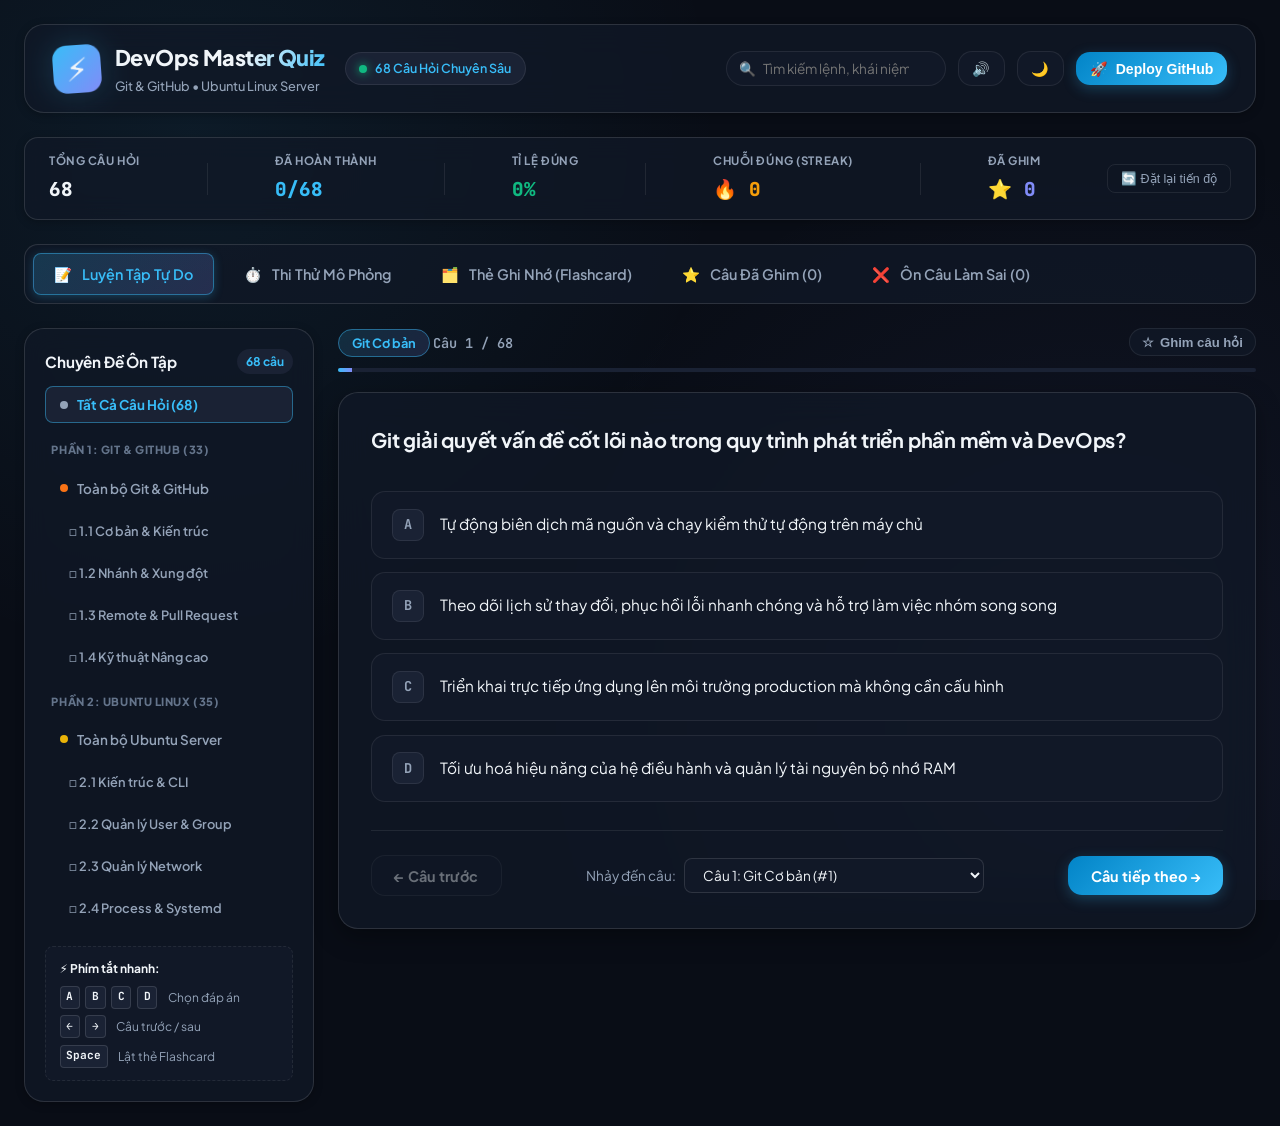
<file: Quiz_Devops/index.html>
<!DOCTYPE html>
<html lang="vi">
<head>
  <meta charset="UTF-8">
  <meta name="viewport" content="width=device-width, initial-scale=1.0">
  <title>DevOps Master Quiz - Ôn Tập Trắc Nghiệm Git & Ubuntu Linux</title>
  <meta name="description" content="Nền tảng ôn tập trắc nghiệm DevOps toàn diện với 68 câu hỏi chuyên sâu về Git, GitHub và Ubuntu Linux Server. Hỗ trợ luyện tập, thi thử bấm giờ, flashcards và deploy GitHub Pages.">
  <link rel="preconnect" href="https://fonts.googleapis.com">
  <link rel="preconnect" href="https://fonts.gstatic.com" crossorigin>
  <link href="https://fonts.googleapis.com/css2?family=JetBrains+Mono:wght@400;500;700&family=Plus+Jakarta+Sans:wght@400;500;600;700;800&display=swap" rel="stylesheet">
  <link rel="stylesheet" href="style.css">
  <link rel="icon" href="data:image/svg+xml,<svg xmlns=%22http://www.w3.org/2000/svg%22 viewBox=%220 0 100 100%22><text y=%22.9em%22 font-size=%2290%22>🚀</text></svg>">
</head>
<body class="dark-theme">
  <!-- Confetti Canvas -->
  <canvas id="confetti-canvas"></canvas>

  <div class="app-container">
    <!-- Header -->
    <header class="app-header">
      <div class="header-left">
        <div class="brand-logo">
          <span class="logo-icon">⚡</span>
          <div>
            <h1 class="brand-title">DevOps Master Quiz</h1>
            <span class="brand-subtitle">Git & GitHub • Ubuntu Linux Server</span>
          </div>
        </div>
        <div class="badge-pill">
          <span class="pulse-dot"></span>
          <span>68 Câu Hỏi Chuyên Sâu</span>
        </div>
      </div>

      <div class="header-actions">
        <!-- Quick search -->
        <div class="search-box">
          <span class="search-icon">🔍</span>
          <input type="text" id="search-input" placeholder="Tìm kiếm lệnh, khái niệm..." autocomplete="off">
          <button id="clear-search-btn" class="icon-btn-sm" title="Xóa tìm kiếm" style="display: none;">✕</button>
        </div>

        <!-- Audio toggle -->
        <button id="sound-toggle-btn" class="action-btn" title="Bật/Tắt âm thanh tương tác">
          <span id="sound-icon">🔊</span>
        </button>

        <!-- Theme toggle -->
        <button id="theme-toggle-btn" class="action-btn" title="Đổi giao diện Sáng / Tối">
          <span id="theme-icon">🌙</span>
        </button>

        <!-- GitHub Deploy Guide -->
        <button id="deploy-guide-btn" class="action-btn btn-highlight" title="Hướng dẫn Deploy lên GitHub Pages">
          <span class="btn-icon">🚀</span>
          <span class="btn-text">Deploy GitHub</span>
        </button>
      </div>
    </header>

    <!-- Global Progress Bar -->
    <div class="global-stats-card">
      <div class="stat-item">
        <span class="stat-label">Tổng câu hỏi</span>
        <span class="stat-val" id="total-questions-stat">68</span>
      </div>
      <div class="stat-divider"></div>
      <div class="stat-item">
        <span class="stat-label">Đã hoàn thành</span>
        <span class="stat-val stat-primary" id="completed-stat">0/68</span>
      </div>
      <div class="stat-divider"></div>
      <div class="stat-item">
        <span class="stat-label">Tỉ lệ đúng</span>
        <span class="stat-val stat-success" id="accuracy-stat">0%</span>
      </div>
      <div class="stat-divider"></div>
      <div class="stat-item">
        <span class="stat-label">Chuỗi đúng (Streak)</span>
        <span class="stat-val stat-warning" id="streak-stat">🔥 0</span>
      </div>
      <div class="stat-divider"></div>
      <div class="stat-item">
        <span class="stat-label">Đã ghim</span>
        <span class="stat-val stat-accent" id="bookmark-count-stat">⭐ 0</span>
      </div>
      <div class="stat-actions">
        <button id="reset-progress-btn" class="btn-ghost-sm" title="Làm mới lại toàn bộ kết quả đã lưu">
          🔄 Đặt lại tiến độ
        </button>
      </div>
    </div>

    <!-- Mode Selector Tabs -->
    <nav class="mode-navigation">
      <button class="mode-tab active" data-mode="practice">
        <span class="tab-icon">📝</span>
        <span>Luyện Tập Tự Do</span>
      </button>
      <button class="mode-tab" data-mode="exam">
        <span class="tab-icon">⏱️</span>
        <span>Thi Thử Mô Phỏng</span>
      </button>
      <button class="mode-tab" data-mode="flashcard">
        <span class="tab-icon">🗂️</span>
        <span>Thẻ Ghi Nhớ (Flashcard)</span>
      </button>
      <button class="mode-tab" data-mode="bookmarks">
        <span class="tab-icon">⭐</span>
        <span>Câu Đã Ghim (<span id="bookmark-badge-num">0</span>)</span>
      </button>
      <button class="mode-tab" data-mode="mistakes">
        <span class="tab-icon">❌</span>
        <span>Ôn Câu Làm Sai (<span id="mistakes-badge-num">0</span>)</span>
      </button>
    </nav>

    <!-- Main Content Area -->
    <main class="main-layout">
      <!-- Sidebar / Filters (Active in Practice, Bookmarks, Mistakes) -->
      <aside class="sidebar-filters" id="sidebar-filters">
        <div class="filter-group">
          <div class="filter-header">
            <h3>Chuyên Đề Ôn Tập</h3>
            <span class="filter-badge" id="filtered-count">68 câu</span>
          </div>

          <div class="category-buttons">
            <button class="cat-pill active" data-category="all">
              <span class="cat-dot dot-all"></span>
              <span>Tất Cả Câu Hỏi (68)</span>
            </button>

            <!-- Phần 1: Git -->
            <div class="cat-section-title">
              <span>PHẦN 1: GIT & GITHUB (33)</span>
            </div>
            <button class="cat-pill" data-category="git-all">
              <span class="cat-dot dot-git"></span>
              <span>Toàn bộ Git & GitHub</span>
            </button>
            <button class="cat-pill sub-pill" data-category="Git Cơ bản">
              <span>▫️ 1.1 Cơ bản & Kiến trúc</span>
            </button>
            <button class="cat-pill sub-pill" data-category="Nhánh & Conflict">
              <span>▫️ 1.2 Nhánh & Xung đột</span>
            </button>
            <button class="cat-pill sub-pill" data-category="Remote & PR">
              <span>▫️ 1.3 Remote & Pull Request</span>
            </button>
            <button class="cat-pill sub-pill" data-category="Git Nâng cao">
              <span>▫️ 1.4 Kỹ thuật Nâng cao</span>
            </button>

            <!-- Phần 2: Linux -->
            <div class="cat-section-title">
              <span>PHẦN 2: UBUNTU LINUX (35)</span>
            </div>
            <button class="cat-pill" data-category="linux-all">
              <span class="cat-dot dot-linux"></span>
              <span>Toàn bộ Ubuntu Server</span>
            </button>
            <button class="cat-pill sub-pill" data-category="Linux CLI & Kiến trúc">
              <span>▫️ 2.1 Kiến trúc & CLI</span>
            </button>
            <button class="cat-pill sub-pill" data-category="Linux User & Group">
              <span>▫️ 2.2 Quản lý User & Group</span>
            </button>
            <button class="cat-pill sub-pill" data-category="Linux Network">
              <span>▫️ 2.3 Quản lý Network</span>
            </button>
            <button class="cat-pill sub-pill" data-category="Linux Process & Systemd">
              <span>▫️ 2.4 Process & Systemd</span>
            </button>
          </div>
        </div>

        <!-- Quick Keyboard Tips -->
        <div class="shortcut-tip-box">
          <div class="tip-title">⚡ Phím tắt nhanh:</div>
          <div class="shortcut-row">
            <span class="key-tag">A</span> <span class="key-tag">B</span> <span class="key-tag">C</span> <span class="key-tag">D</span>
            <span class="key-desc">Chọn đáp án</span>
          </div>
          <div class="shortcut-row">
            <span class="key-tag">←</span> <span class="key-tag">→</span>
            <span class="key-desc">Câu trước / sau</span>
          </div>
          <div class="shortcut-row">
            <span class="key-tag">Space</span>
            <span class="key-desc">Lật thẻ Flashcard</span>
          </div>
        </div>
      </aside>

      <!-- Center Dynamic Viewport -->
      <section class="content-viewport" id="content-viewport">
        <!-- VIEW 1: PRACTICE MODE -->
        <div id="practice-view" class="view-panel active">
          <!-- Top Question Bar -->
          <div class="question-meta-bar">
            <div class="meta-left">
              <span class="topic-tag" id="current-topic-tag">Git Cơ bản</span>
              <span class="question-counter" id="question-index-indicator">Câu 1 / 68</span>
            </div>
            <div class="meta-right">
              <button id="bookmark-btn" class="icon-toggle-btn" title="Ghim câu này để xem lại sau">
                <span class="bookmark-icon">☆</span>
                <span class="btn-label">Ghim câu hỏi</span>
              </button>
            </div>
          </div>

          <!-- Progress Bar inside Practice -->
          <div class="mini-progress-track">
            <div class="mini-progress-fill" id="question-progress-bar" style="width: 1.5%;"></div>
          </div>

          <!-- Question Body Card -->
          <div class="quiz-card" id="quiz-question-card">
            <div class="question-text-box">
              <h2 class="question-title" id="question-title-text">
                Đang tải dữ liệu câu hỏi...
              </h2>
            </div>

            <!-- Options Grid -->
            <div class="options-container" id="options-container">
              <!-- Dynamically rendered -->
            </div>

            <!-- Explanation Box (Appears after answer) -->
            <div class="explanation-box" id="explanation-box" style="display: none;">
              <div class="explanation-header">
                <span class="exp-icon">💡</span>
                <strong>Giải thích chi tiết & DevOps Best Practice:</strong>
              </div>
              <div class="explanation-content" id="explanation-text"></div>
            </div>

            <!-- Bottom Navigation Bar -->
            <div class="quiz-nav-footer">
              <button id="prev-question-btn" class="nav-btn btn-secondary">
                ← Câu trước
              </button>
              
              <div class="quick-jump-container">
                <label for="jump-select">Nhảy đến câu:</label>
                <select id="jump-select" class="select-dropdown">
                  <!-- Generated options -->
                </select>
              </div>

              <button id="next-question-btn" class="nav-btn btn-primary">
                Câu tiếp theo →
              </button>
            </div>
          </div>
        </div>

        <!-- VIEW 2: EXAM MODE -->
        <div id="exam-view" class="view-panel">
          <!-- Exam Setup Screen (When not started) -->
          <div id="exam-setup-box" class="exam-card">
            <div class="exam-header-splash">
              <div class="exam-badge-icon">⏱️</div>
              <h2>Phòng Thi Thử Mô Phỏng DevOps</h2>
              <p>Thử thách bản thân dưới áp lực thời gian với các bộ đề trắc nghiệm ngẫu nhiên, không hiện giải thích ngay.</p>
            </div>

            <div class="exam-config-grid">
              <div class="config-card active" data-exam-type="quick" data-count="20" data-time="15">
                <div class="config-icon">⚡</div>
                <h3>Khảo Sát Nhanh</h3>
                <div class="config-metric">20 Câu hỏi • 15 Phút</div>
                <p>Thử thách tốc độ kiểm tra các kiến thức cốt lõi nhất.</p>
              </div>

              <div class="config-card" data-exam-type="standard" data-count="40" data-time="30">
                <div class="config-icon">🎯</div>
                <h3>Tiêu Chuẩn Đề Thi</h3>
                <div class="config-metric">40 Câu hỏi • 30 Phút</div>
                <p>Độ dài chuẩn tương đương bài kiểm tra chính thức trên lớp.</p>
              </div>

              <div class="config-card" data-exam-type="full" data-count="60" data-time="45">
                <div class="config-icon">🏆</div>
                <h3>Toàn Diện 60 Câu</h3>
                <div class="config-metric">60 Câu hỏi • 45 Phút</div>
                <p>Bao quát toàn bộ chương trình học Git & Ubuntu Server.</p>
              </div>
            </div>

            <div class="exam-rules-list">
              <h4>📋 Quy chế phòng thi mô phỏng:</h4>
              <ul>
                <li>Thời gian bắt đầu đếm ngược ngay khi bấm "Bắt đầu làm bài".</li>
                <li>Không hiển thị đáp án đúng/sai trong quá trình thi.</li>
                <li>Bạn có thể nhảy câu hỏi bất kỳ và đổi lại đáp án trước khi bấm Nộp bài.</li>
                <li>Hệ thống tự động chấm điểm và phân tích radar kiến thức ngay khi nộp bài hoặc hết giờ.</li>
              </ul>
            </div>

            <button id="start-exam-btn" class="btn-start-exam">
              🚀 Bắt Đầu Làm Bài Thi Ngay
            </button>
          </div>

          <!-- Exam Active Playing Screen -->
          <div id="exam-playing-box" class="exam-playing-container" style="display: none;">
            <!-- Top Exam Bar with Countdown -->
            <div class="exam-active-bar">
              <div class="exam-timer-display" id="exam-timer-display">
                <span class="timer-icon">⏳</span>
                <span id="exam-timer-digits">15:00</span>
              </div>
              
              <div class="exam-progress-info">
                <span id="exam-answered-counter">Đã trả lời: 0/20 câu</span>
              </div>

              <button id="submit-exam-btn" class="btn-submit-exam">
                📤 Nộp Bài Thi
              </button>
            </div>

            <div class="exam-layout-split">
              <!-- Left: Current Exam Question -->
              <div class="exam-question-column">
                <div class="quiz-card" id="exam-current-card">
                  <div class="question-meta-bar">
                    <span class="topic-tag" id="exam-q-topic">Git Cơ bản</span>
                    <span class="question-counter" id="exam-q-number">Câu 1 / 20</span>
                  </div>

                  <div class="question-text-box">
                    <h2 class="question-title" id="exam-q-title">Tiêu đề câu hỏi...</h2>
                  </div>

                  <div class="options-container" id="exam-options-container">
                    <!-- Dynamic exam options -->
                  </div>

                  <div class="quiz-nav-footer">
                    <button id="exam-prev-btn" class="nav-btn btn-secondary">← Câu trước</button>
                    <button id="exam-flag-btn" class="nav-btn btn-warning-soft">🚩 Đặt cờ xem lại</button>
                    <button id="exam-next-btn" class="nav-btn btn-primary">Câu tiếp theo →</button>
                  </div>
                </div>
              </div>

              <!-- Right: Question Palette / Jump Grid -->
              <div class="exam-palette-column">
                <div class="palette-card">
                  <div class="palette-header">
                    <h4>Bảng Điều Hướng</h4>
                    <span class="palette-legend">
                      <span class="legend-item"><span class="legend-dot unans"></span> Chưa làm</span>
                      <span class="legend-item"><span class="legend-dot ans"></span> Đã chọn</span>
                      <span class="legend-item"><span class="legend-dot flagged"></span> Cờ</span>
                    </span>
                  </div>
                  <div class="palette-grid" id="exam-palette-grid">
                    <!-- Numbers 1, 2, 3... -->
                  </div>
                </div>
              </div>
            </div>
          </div>

          <!-- Exam Result Report Screen -->
          <div id="exam-result-box" class="exam-result-container" style="display: none;">
            <div class="result-hero-card">
              <div class="result-score-circle" id="result-score-circle">
                <span class="score-percent" id="result-percent-text">85%</span>
                <span class="score-fraction" id="result-fraction-text">17/20 Đúng</span>
              </div>
              <div class="result-feedback">
                <h2 id="result-verdict-title">Xuất Sắc!</h2>
                <p id="result-verdict-desc">Bạn nắm rất vững kiến thức DevOps và quản trị hệ thống Linux.</p>
                <div class="result-tags-row">
                  <span class="badge-time" id="result-time-spent">⏱️ Thời gian: 08:32</span>
                  <span class="badge-topic" id="result-highest-topic">🔥 Thế mạnh: Git & GitHub</span>
                </div>
              </div>
            </div>

            <!-- Breakdown by Category -->
            <div class="result-breakdown-card">
              <h3>Phân Tích Chi Tiết Theo Chuyên Đề</h3>
              <div class="topic-bars-container" id="result-topic-breakdown">
                <!-- Progress bars per category -->
              </div>
            </div>

            <!-- Action buttons -->
            <div class="result-actions-row">
              <button id="review-exam-mistakes-btn" class="btn-primary">
                ❌ Xem Lại Các Câu Làm Sai
              </button>
              <button id="retake-exam-btn" class="btn-secondary">
                🔄 Làm Đề Thi Khác
              </button>
              <button id="back-to-practice-btn" class="btn-ghost">
                📝 Trở Về Luyện Tập
              </button>
            </div>

            <!-- Review questions list with answers -->
            <div class="exam-review-section" id="exam-review-section" style="display: none;">
              <h3>Chi Tiết Từng Câu Hỏi Trong Đề</h3>
              <div class="review-questions-list" id="exam-review-questions-list">
                <!-- Rendered question details with correct/wrong indications -->
              </div>
            </div>
          </div>
        </div>

        <!-- VIEW 3: FLASHCARD MODE -->
        <div id="flashcard-view" class="view-panel">
          <div class="flashcard-container">
            <div class="flashcard-controls-top">
              <div class="flashcard-progress-text" id="flashcard-counter">Thẻ 1 / 68</div>
              <div class="flashcard-actions-right">
                <button id="shuffle-flashcards-btn" class="btn-ghost-sm" title="Trộn ngẫu nhiên thứ tự thẻ">
                  🔀 Trộn thẻ
                </button>
              </div>
            </div>

            <!-- 3D Flipping Card -->
            <div class="card-scene">
              <div class="flashcard-3d" id="flashcard-element">
                <!-- Card Front -->
                <div class="flashcard-face flashcard-front">
                  <div class="card-tag" id="fc-front-topic">Git Cơ bản</div>
                  <div class="card-hint">Bấm vào thẻ hoặc nhấn Space để lật đáp án</div>
                  <div class="card-body-text" id="fc-front-question">
                    Nội dung câu hỏi ghi nhớ...
                  </div>
                  <div class="card-footer-tip">
                    <span>💡 Chạm để xem đáp án đúng & ghi chú DevOps</span>
                  </div>
                </div>

                <!-- Card Back -->
                <div class="flashcard-face flashcard-back">
                  <div class="card-tag tag-success" id="fc-back-topic">Đáp Án & Ghi Chú</div>
                  <div class="card-answer-highlight" id="fc-back-answer">
                    Đáp án chính xác
                  </div>
                  <div class="card-explanation" id="fc-back-explanation">
                    Giải thích chi tiết...
                  </div>
                  <div class="card-footer-tip">
                    <span>Chạm để lật lại câu hỏi</span>
                  </div>
                </div>
              </div>
            </div>

            <!-- Flashcard Bottom Nav -->
            <div class="flashcard-bottom-nav">
              <button id="fc-prev-btn" class="nav-btn btn-secondary">
                ← Thẻ Trước
              </button>
              <button id="fc-flip-btn" class="nav-btn btn-primary">
                🔄 Lật Thẻ (Space)
              </button>
              <button id="fc-next-btn" class="nav-btn btn-primary">
                Thẻ Tiếp Theo →
              </button>
            </div>
          </div>
        </div>

        <!-- VIEW 4: BOOKMARKS / GHIM -->
        <div id="bookmarks-view" class="view-panel">
          <div class="special-list-header">
            <h2>⭐ Danh Sách Câu Hỏi Đã Ghim</h2>
            <p>Những câu hỏi quan trọng bạn đã lưu lại để ôn kỹ trước giờ thi.</p>
          </div>
          <div class="custom-questions-list" id="bookmarks-list-container">
            <!-- Rendered bookmarks -->
          </div>
        </div>

        <!-- VIEW 5: REVIEW MISTAKES / CÂU SAI -->
        <div id="mistakes-view" class="view-panel">
          <div class="special-list-header">
            <h2>❌ Danh Sách Câu Làm Sai Cần Khắc Phục</h2>
            <p>Tự động ghi nhận từ quá trình Luyện Tập và Thi Thử để bạn làm lại cho tới khi nhuần nhuyễn.</p>
          </div>
          <div class="custom-questions-list" id="mistakes-list-container">
            <!-- Rendered mistakes -->
          </div>
        </div>
      </section>
    </main>
  </div>

  <!-- Deploy GitHub Guide Modal -->
  <div class="modal-backdrop" id="deploy-modal" style="display: none;">
    <div class="modal-dialog">
      <div class="modal-header">
        <div class="modal-title-wrap">
          <span class="modal-icon">🚀</span>
          <h3>Hướng Dẫn Đưa Lên GitHub Pages (Miễn Phí 100%)</h3>
        </div>
        <button id="close-deploy-modal" class="modal-close-btn">&times;</button>
      </div>
      <div class="modal-body">
        <p class="modal-intro">
          Trang web được thiết kế dạng <strong>Pure Vanilla Web (HTML5/CSS3/JS)</strong> độc lập hoàn toàn, không cần build phức tạp, có thể chạy trực tiếp trên bất kỳ trình duyệt nào và kích hoạt <strong>GitHub Pages</strong> chỉ trong 2 phút!
        </p>

        <div class="deploy-steps">
          <div class="step-card">
            <div class="step-num">1</div>
            <div class="step-info">
              <h4>Đẩy mã nguồn thư mục `Quiz_Devops` lên GitHub</h4>
              <p>Mở terminal tại thư mục này và gõ các lệnh Git:</p>
              <div class="code-copy-block">
                <code>git add .<br>git commit -m "feat: Add interactive DevOps 68 questions quiz app"<br>git push origin main</code>
              </div>
            </div>
          </div>

          <div class="step-card">
            <div class="step-num">2</div>
            <div class="step-info">
              <h4>Bật GitHub Pages trong mục Settings</h4>
              <p>Truy cập vào Repository của bạn trên GitHub:</p>
              <ol>
                <li>Vào tab <strong>Settings</strong> ⚙️</li>
                <li>Chọn mục <strong>Pages</strong> ở thanh menu bên trái</li>
                <li>Tại mục <strong>Build and deployment &gt; Source</strong>, chọn: <code>Deploy from a branch</code></li>
                <li>Tại <strong>Branch</strong>, chọn nhánh <code>main</code> và chọn thư mục <code>/ (root)</code> hoặc <code>/docs</code></li>
                <li>Bấm <strong>Save</strong></li>
              </ol>
            </div>
          </div>

          <div class="step-card">
            <div class="step-num">3</div>
            <div class="step-info">
              <h4>Nhận link chia sẻ cho cả lớp cùng ôn tập!</h4>
              <p>Sau 1-2 phút, GitHub sẽ cấp link dạng:</p>
              <div class="code-copy-block">
                <code>https://&lt;username&gt;.github.io/&lt;repo-name&gt;/Quiz_Devops/</code>
              </div>
            </div>
          </div>
        </div>
      </div>
      <div class="modal-footer">
        <button id="copy-deploy-guide-btn" class="btn-primary">
          📋 Sao Chép Hướng Dẫn
        </button>
        <button id="close-deploy-modal-btn" class="btn-secondary">
          Đóng
        </button>
      </div>
    </div>
  </div>

  <!-- Toast Notification Container -->
  <div id="toast-container" class="toast-container"></div>

  <!-- Scripts -->
  <script src="questions.js"></script>
  <script src="app.js"></script>
</body>
</html>
</file>
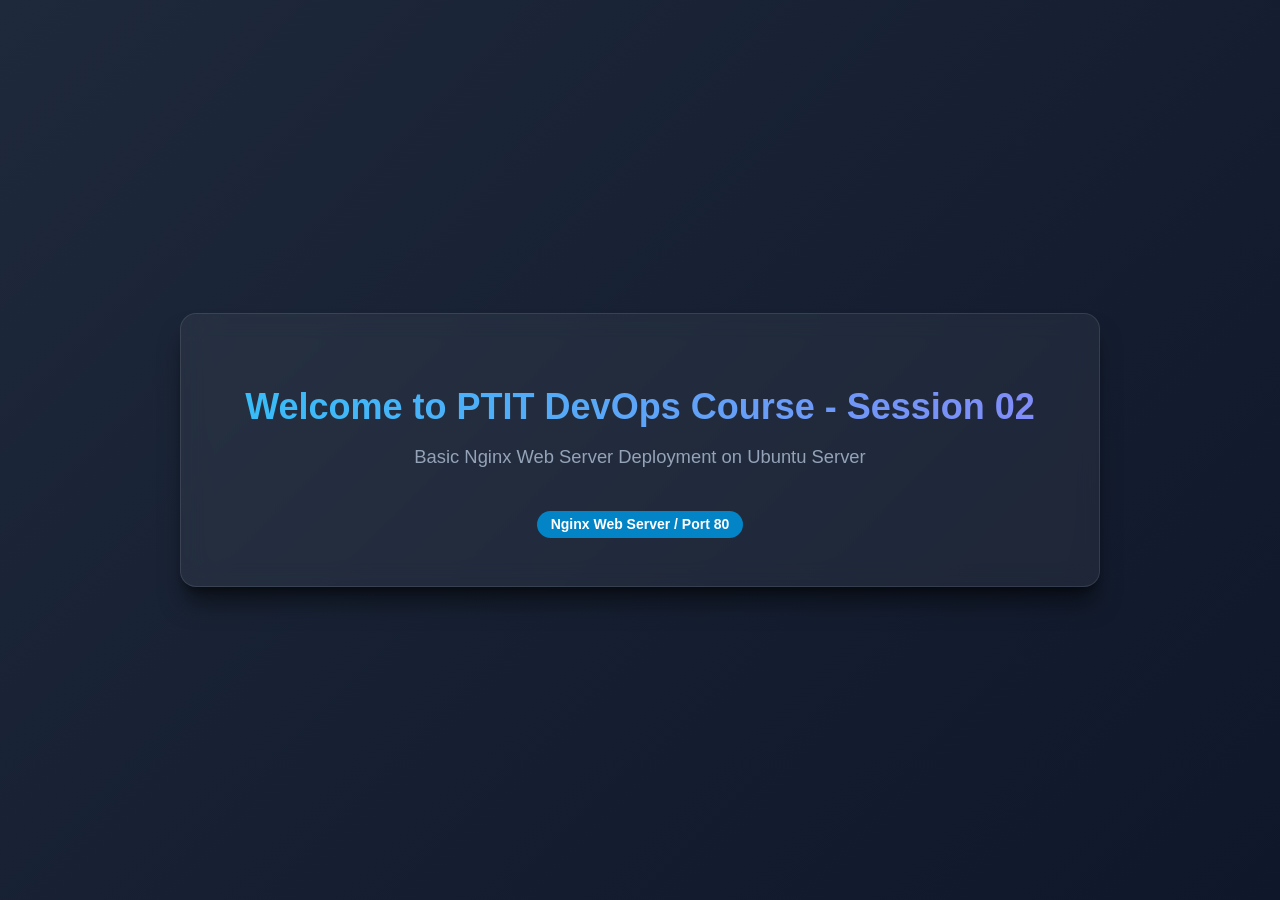
<file: session_02/ex3/index.html>
<!DOCTYPE html>
<html lang="vi">
<head>
    <meta charset="UTF-8">
    <meta name="viewport" content="width=device-width, initial-scale=1.0">
    <title>PTIT DevOps Course</title>
    <style>
        body {
            font-family: -apple-system, BlinkMacSystemFont, 'Segoe UI', Roboto, Helvetica, Arial, sans-serif;
            background: linear-gradient(135deg, #1e293b 0%, #0f172a 100%);
            color: #f8fafc;
            display: flex;
            justify-content: center;
            align-items: center;
            height: 100vh;
            margin: 0;
        }
        .container {
            text-align: center;
            background: rgba(255, 255, 255, 0.05);
            padding: 3rem 4rem;
            border-radius: 16px;
            box-shadow: 0 20px 25px -5px rgba(0, 0, 0, 0.5), 0 8px 10px -6px rgba(0, 0, 0, 0.5);
            backdrop-filter: blur(12px);
            border: 1px solid rgba(255, 255, 255, 0.1);
        }
        h1 {
            font-size: 2.25rem;
            margin-bottom: 1rem;
            background: linear-gradient(90deg, #38bdf8, #818cf8);
            -webkit-background-clip: text;
            -webkit-text-fill-color: transparent;
        }
        p {
            font-size: 1.15rem;
            color: #94a3b8;
        }
        .badge {
            display: inline-block;
            background: #0284c7;
            color: #fff;
            padding: 0.35rem 0.85rem;
            border-radius: 9999px;
            font-weight: 600;
            font-size: 0.875rem;
            margin-top: 1.5rem;
        }
    </style>
</head>
<body>
    <div class="container">
        <h1>Welcome to PTIT DevOps Course - Session 02</h1>
        <p>Basic Nginx Web Server Deployment on Ubuntu Server</p>
        <div class="badge">Nginx Web Server / Port 80</div>
    </div>
</body>
</html>
</file>
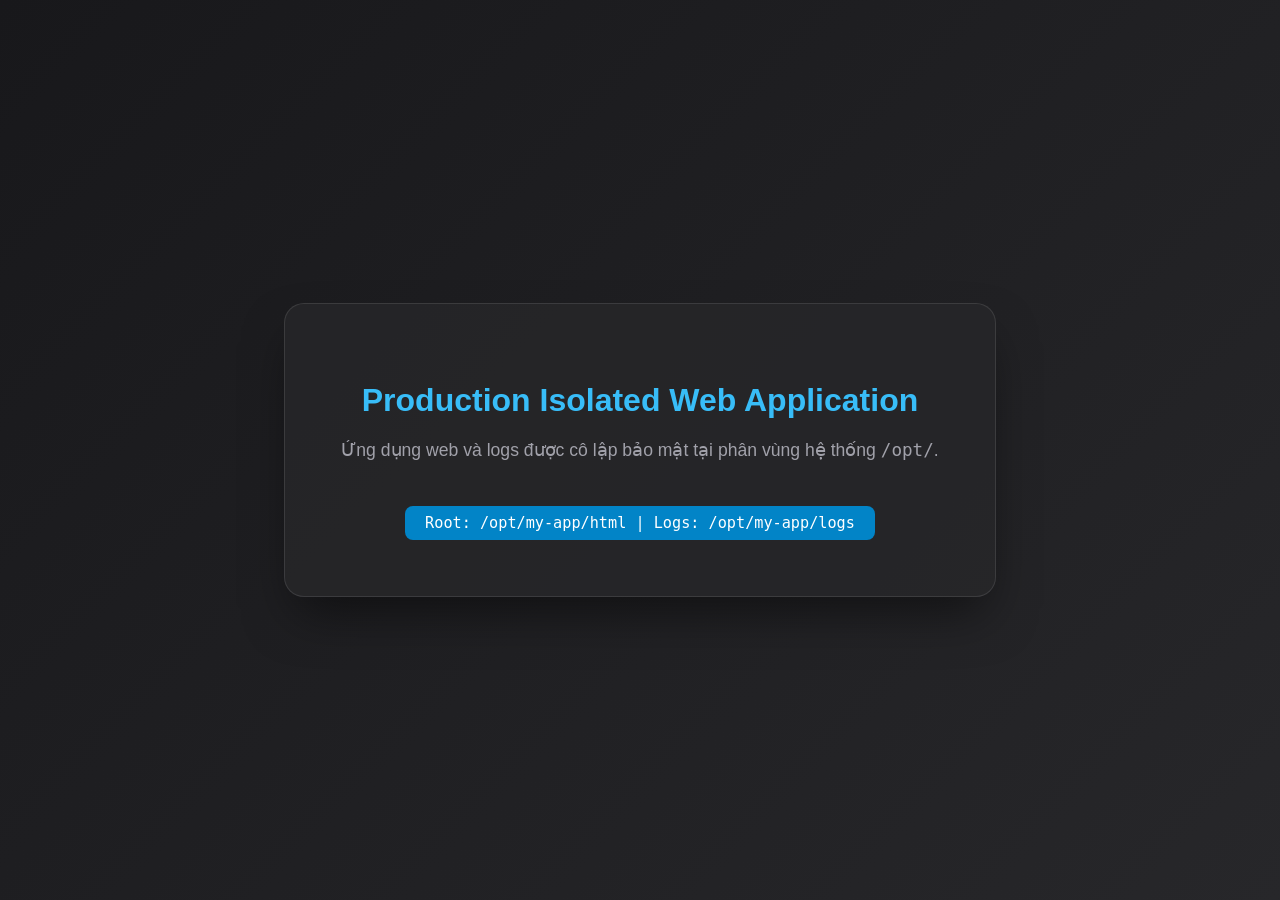
<file: session_03/ex5/index.html>
<!DOCTYPE html>
<html lang="vi">
<head>
    <meta charset="UTF-8">
    <meta name="viewport" content="width=device-width, initial-scale=1.0">
    <title>Production Isolated App | /opt/my-app</title>
    <style>
        body {
            font-family: -apple-system, BlinkMacSystemFont, 'Segoe UI', Roboto, sans-serif;
            background: linear-gradient(135deg, #18181b 0%, #27272a 100%);
            color: #f4f4f5;
            display: flex;
            justify-content: center;
            align-items: center;
            height: 100vh;
            margin: 0;
        }
        .container {
            background: rgba(39, 39, 42, 0.8);
            border: 1px solid rgba(255, 255, 255, 0.1);
            padding: 3.5rem;
            border-radius: 20px;
            text-align: center;
            box-shadow: 0 25px 50px -12px rgba(0, 0, 0, 0.5);
            max-width: 600px;
        }
        h1 {
            color: #38bdf8;
            font-size: 2rem;
            margin-bottom: 0.75rem;
        }
        p {
            color: #a1a1aa;
            font-size: 1.1rem;
            line-height: 1.6;
        }
        .path-badge {
            display: inline-block;
            background: #0284c7;
            color: #ffffff;
            padding: 0.5rem 1.25rem;
            border-radius: 8px;
            font-family: monospace;
            font-size: 0.95rem;
            margin-top: 1.5rem;
        }
    </style>
</head>
<body>
    <div class="container">
        <h1>Production Isolated Web Application</h1>
        <p>Ứng dụng web và logs được cô lập bảo mật tại phân vùng hệ thống <code>/opt/</code>.</p>
        <div class="path-badge">Root: /opt/my-app/html | Logs: /opt/my-app/logs</div>
    </div>
</body>
</html>
</file>
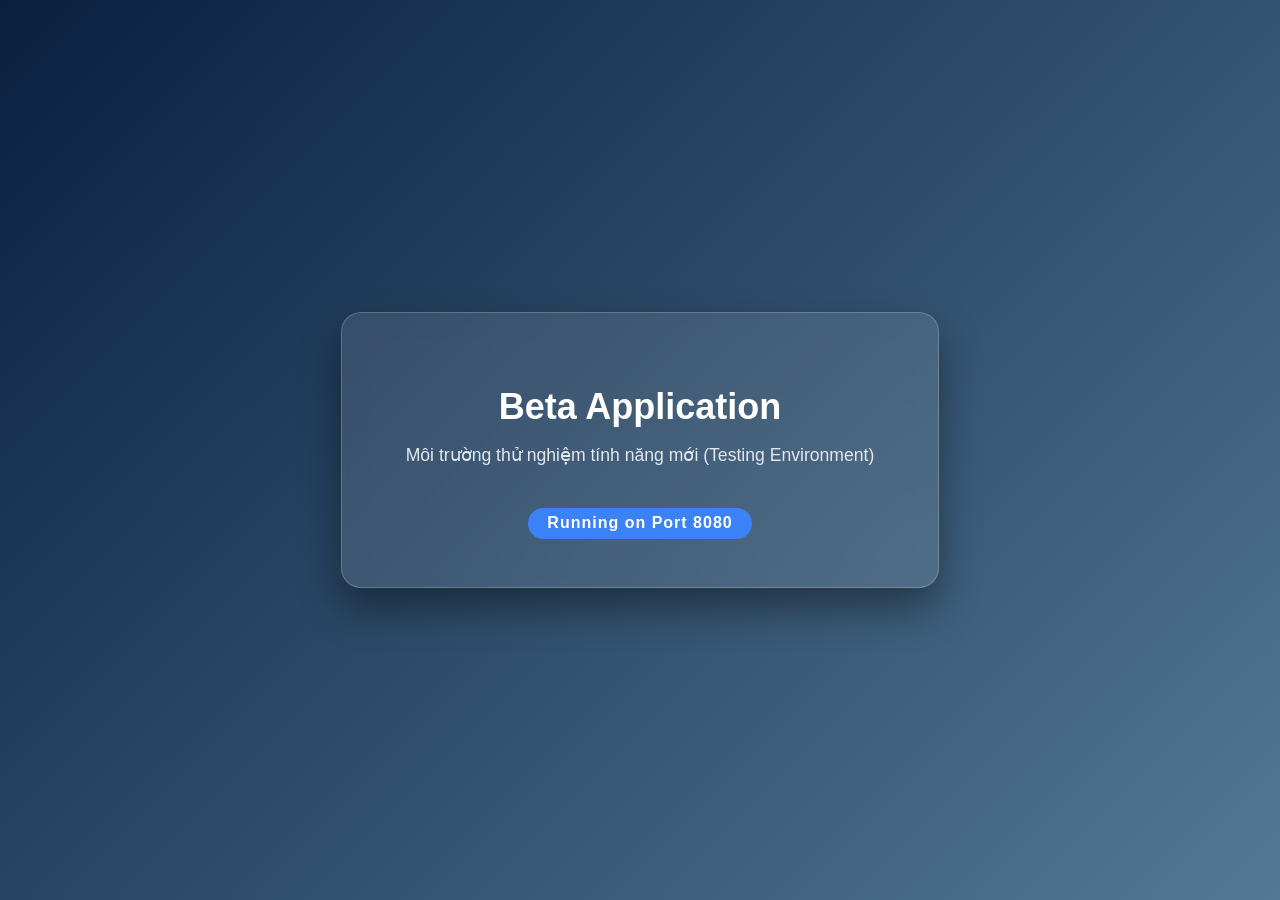
<file: session_03/ex4/beta-app/index.html>
<!DOCTYPE html>
<html lang="vi">
<head>
    <meta charset="UTF-8">
    <meta name="viewport" content="width=device-width, initial-scale=1.0">
    <title>Beta Application | Port 8080</title>
    <style>
        body {
            font-family: -apple-system, BlinkMacSystemFont, 'Segoe UI', Roboto, sans-serif;
            background: linear-gradient(135deg, #09203f 0%, #537895 100%);
            color: #ffffff;
            display: flex;
            justify-content: center;
            align-items: center;
            height: 100vh;
            margin: 0;
        }
        .card {
            background: rgba(255, 255, 255, 0.1);
            backdrop-filter: blur(12px);
            padding: 3rem 4rem;
            border-radius: 20px;
            box-shadow: 0 20px 40px rgba(0,0,0,0.4);
            text-align: center;
            border: 1px solid rgba(255, 255, 255, 0.2);
        }
        h1 { font-size: 2.25rem; margin-bottom: 0.5rem; }
        p { color: #e2e8f0; font-size: 1.1rem; }
        .badge {
            display: inline-block;
            background: #3b82f6;
            color: white;
            padding: 0.4rem 1.2rem;
            border-radius: 9999px;
            font-weight: bold;
            margin-top: 1.5rem;
            letter-spacing: 1px;
        }
    </style>
</head>
<body>
    <div class="card">
        <h1>Beta Application</h1>
        <p>Môi trường thử nghiệm tính năng mới (Testing Environment)</p>
        <div class="badge">Running on Port 8080</div>
    </div>
</body>
</html>
</file>
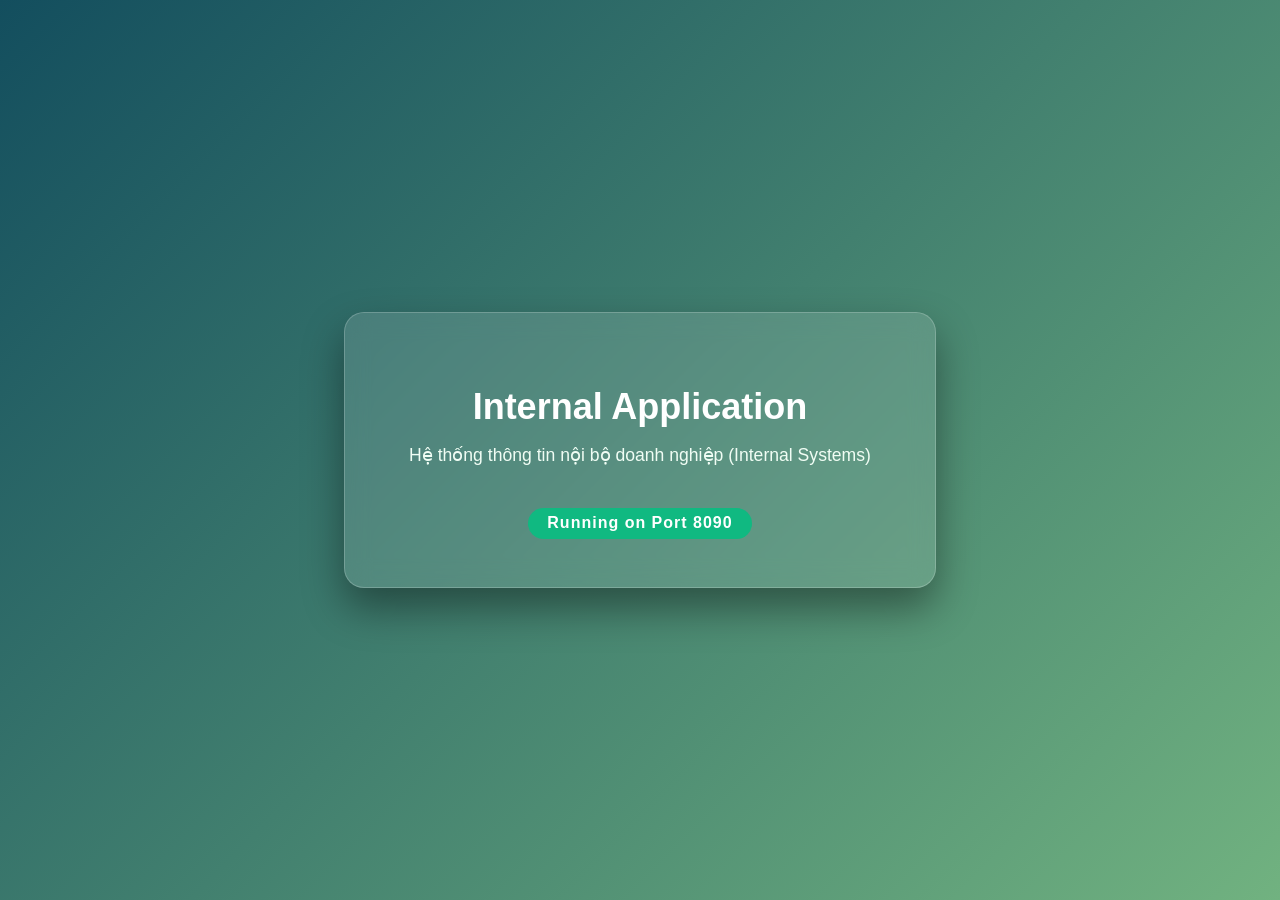
<file: session_03/ex4/internal-app/index.html>
<!DOCTYPE html>
<html lang="vi">
<head>
    <meta charset="UTF-8">
    <meta name="viewport" content="width=device-width, initial-scale=1.0">
    <title>Internal Application | Port 8090</title>
    <style>
        body {
            font-family: -apple-system, BlinkMacSystemFont, 'Segoe UI', Roboto, sans-serif;
            background: linear-gradient(135deg, #134e5e 0%, #71b280 100%);
            color: #ffffff;
            display: flex;
            justify-content: center;
            align-items: center;
            height: 100vh;
            margin: 0;
        }
        .card {
            background: rgba(255, 255, 255, 0.12);
            backdrop-filter: blur(12px);
            padding: 3rem 4rem;
            border-radius: 20px;
            box-shadow: 0 20px 40px rgba(0,0,0,0.4);
            text-align: center;
            border: 1px solid rgba(255, 255, 255, 0.2);
        }
        h1 { font-size: 2.25rem; margin-bottom: 0.5rem; }
        p { color: #f0fdf4; font-size: 1.1rem; }
        .badge {
            display: inline-block;
            background: #10b981;
            color: white;
            padding: 0.4rem 1.2rem;
            border-radius: 9999px;
            font-weight: bold;
            margin-top: 1.5rem;
            letter-spacing: 1px;
        }
    </style>
</head>
<body>
    <div class="card">
        <h1>Internal Application</h1>
        <p>Hệ thống thông tin nội bộ doanh nghiệp (Internal Systems)</p>
        <div class="badge">Running on Port 8090</div>
    </div>
</body>
</html>
</file>
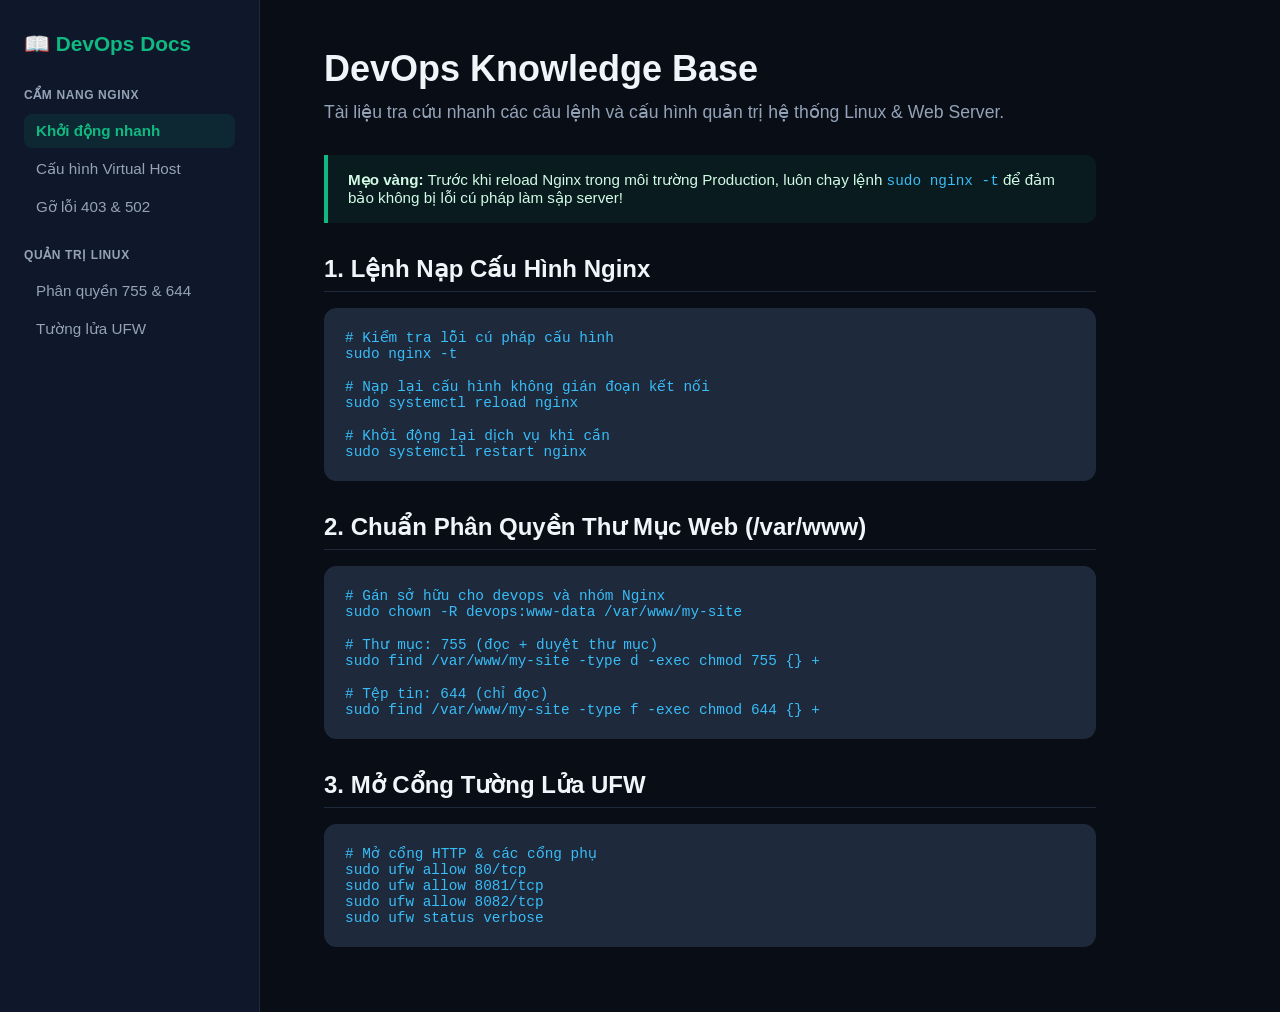
<file: practice_ss07/ex1/projects/docs/index.html>
<!DOCTYPE html>
<html lang="vi">
<head>
    <meta charset="UTF-8">
    <meta name="viewport" content="width=device-width, initial-scale=1.0">
    <title>DevOps Docs & Cheatsheet</title>
    <style>
        :root {
            --bg-body: #090d16;
            --bg-sidebar: #0f172a;
            --border: #1e293b;
            --text-main: #f1f5f9;
            --text-muted: #94a3b8;
            --accent: #10b981;
            --code-bg: #1e293b;
        }
        * { box-sizing: border-box; margin: 0; padding: 0; }
        body {
            font-family: -apple-system, BlinkMacSystemFont, 'Segoe UI', Roboto, sans-serif;
            background-color: var(--bg-body);
            color: var(--text-main);
            display: flex; min-height: 100vh;
        }
        aside {
            width: 260px; background-color: var(--bg-sidebar); border-right: 1px solid var(--border);
            padding: 2rem 1.5rem; flex-shrink: 0;
        }
        .logo { font-size: 1.3rem; font-weight: 800; color: var(--accent); margin-bottom: 2rem; display: flex; align-items: center; gap: 0.5rem; }
        .nav-group { margin-bottom: 1.5rem; }
        .nav-label { font-size: 0.75rem; text-transform: uppercase; color: var(--text-muted); font-weight: 700; margin-bottom: 0.75rem; letter-spacing: 0.05em; }
        .nav-links a {
            display: block; color: var(--text-muted); text-decoration: none; padding: 0.5rem 0.75rem;
            border-radius: 8px; font-size: 0.95rem; margin-bottom: 0.25rem; transition: all 0.2s;
        }
        .nav-links a.active, .nav-links a:hover {
            background: rgba(16, 185, 129, 0.1); color: var(--accent); font-weight: 600;
        }
        main { flex: 1; padding: 3rem 4rem; max-width: 900px; }
        h1 { font-size: 2.25rem; margin-bottom: 0.75rem; }
        p.desc { font-size: 1.1rem; color: var(--text-muted); margin-bottom: 2rem; }
        h2 { font-size: 1.5rem; margin: 2rem 0 1rem 0; border-bottom: 1px solid var(--border); padding-bottom: 0.5rem; }
        .callout {
            background: rgba(16, 185, 129, 0.08); border-left: 4px solid var(--accent);
            padding: 1rem 1.25rem; border-radius: 0 10px 10px 0; margin-bottom: 1.5rem;
            color: #d1fae5; font-size: 0.95rem;
        }
        pre {
            background: var(--code-bg); padding: 1.25rem; border-radius: 12px;
            overflow-x: auto; border: 1px solid var(--border); margin-bottom: 1.5rem;
        }
        code { font-family: ui-monospace, SFMono-Regular, Menlo, monospace; color: #38bdf8; font-size: 0.9rem; }
        @media (max-width: 768px) {
            body { flex-direction: column; }
            aside { width: 100%; border-right: none; border-bottom: 1px solid var(--border); }
            main { padding: 2rem 1.5rem; }
        }
    </style>
</head>
<body>
    <aside>
        <div class="logo">📖 DevOps Docs</div>
        <div class="nav-group">
            <div class="nav-label">Cẩm nang Nginx</div>
            <div class="nav-links">
                <a href="#quickstart" class="active">Khởi động nhanh</a>
                <a href="#virtualhost">Cấu hình Virtual Host</a>
                <a href="#troubleshoot">Gỡ lỗi 403 & 502</a>
            </div>
        </div>
        <div class="nav-group">
            <div class="nav-label">Quản trị Linux</div>
            <div class="nav-links">
                <a href="#permissions">Phân quyền 755 & 644</a>
                <a href="#ufw">Tường lửa UFW</a>
            </div>
        </div>
    </aside>

    <main>
        <h1>DevOps Knowledge Base</h1>
        <p class="desc">Tài liệu tra cứu nhanh các câu lệnh và cấu hình quản trị hệ thống Linux & Web Server.</p>

        <div class="callout">
            <strong>Mẹo vàng:</strong> Trước khi reload Nginx trong môi trường Production, luôn chạy lệnh <code>sudo nginx -t</code> để đảm bảo không bị lỗi cú pháp làm sập server!
        </div>

        <h2 id="virtualhost">1. Lệnh Nạp Cấu Hình Nginx</h2>
        <pre><code># Kiểm tra lỗi cú pháp cấu hình
sudo nginx -t

# Nạp lại cấu hình không gián đoạn kết nối
sudo systemctl reload nginx

# Khởi động lại dịch vụ khi cần
sudo systemctl restart nginx</code></pre>

        <h2 id="permissions">2. Chuẩn Phân Quyền Thư Mục Web (/var/www)</h2>
        <pre><code># Gán sở hữu cho devops và nhóm Nginx
sudo chown -R devops:www-data /var/www/my-site

# Thư mục: 755 (đọc + duyệt thư mục)
sudo find /var/www/my-site -type d -exec chmod 755 {} +

# Tệp tin: 644 (chỉ đọc)
sudo find /var/www/my-site -type f -exec chmod 644 {} +</code></pre>

        <h2 id="ufw">3. Mở Cổng Tường Lửa UFW</h2>
        <pre><code># Mở cổng HTTP & các cổng phụ
sudo ufw allow 80/tcp
sudo ufw allow 8081/tcp
sudo ufw allow 8082/tcp
sudo ufw status verbose</code></pre>
    </main>
</body>
</html>
</file>
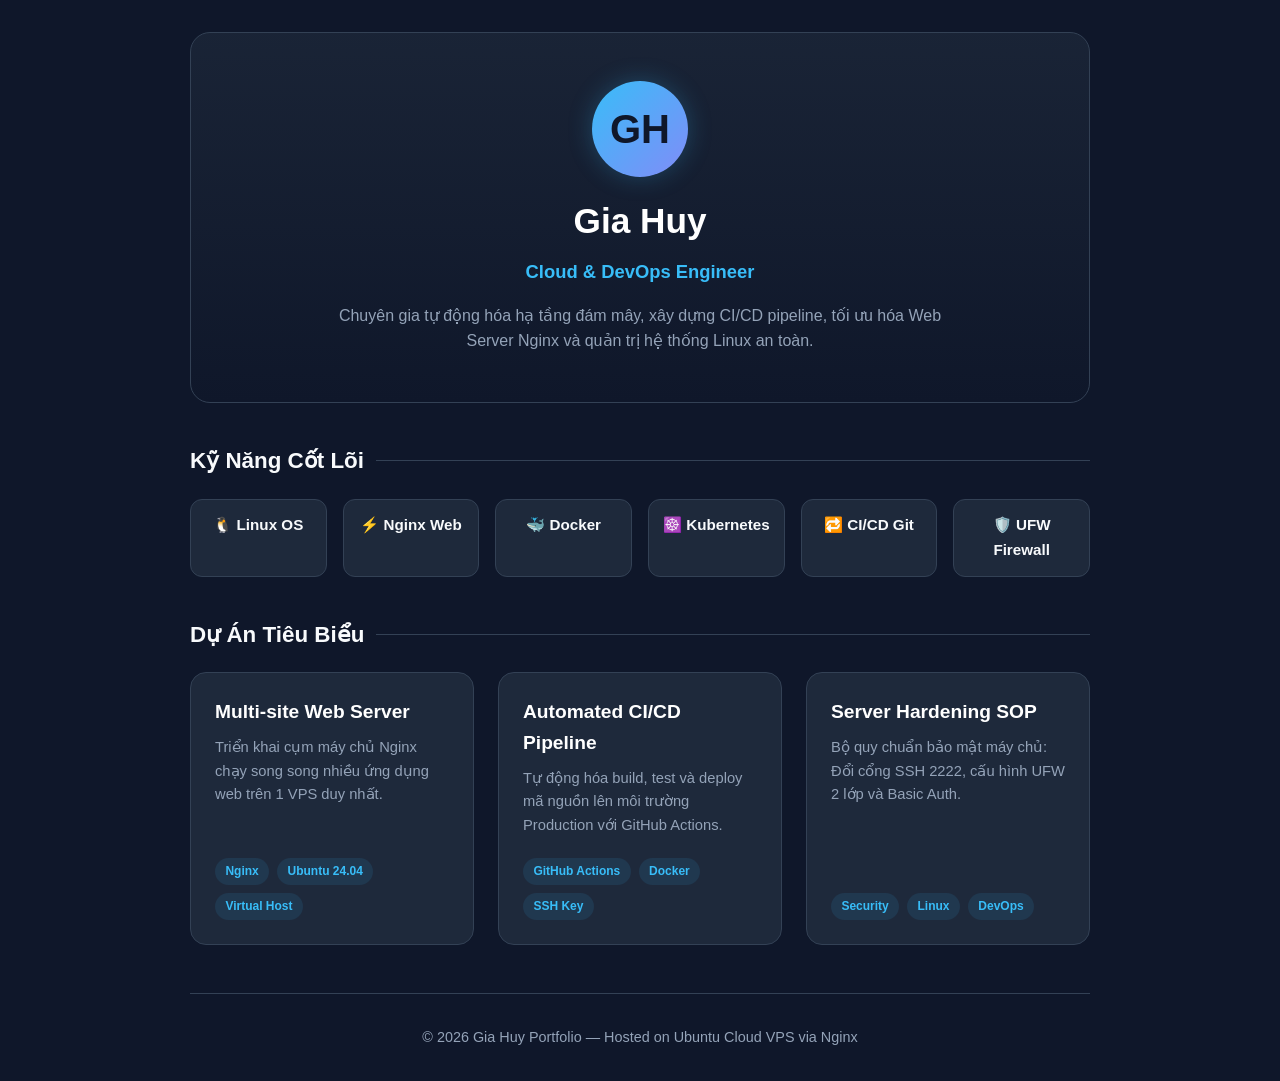
<file: practice_ss07/ex1/projects/portfolio/index.html>
<!DOCTYPE html>
<html lang="vi">
<head>
    <meta charset="UTF-8">
    <meta name="viewport" content="width=device-width, initial-scale=1.0">
    <title>Gia Huy | DevOps Engineer Portfolio</title>
    <style>
        :root {
            --bg: #0f172a;
            --card-bg: #1e293b;
            --text-main: #f8fafc;
            --text-muted: #94a3b8;
            --accent: #38bdf8;
            --accent-glow: rgba(56, 189, 248, 0.25);
            --border: #334155;
        }
        * { box-sizing: border-box; margin: 0; padding: 0; }
        body {
            font-family: -apple-system, BlinkMacSystemFont, 'Segoe UI', Roboto, sans-serif;
            background-color: var(--bg);
            color: var(--text-main);
            line-height: 1.6;
            padding: 2rem 1rem;
        }
        .container { max-width: 900px; margin: 0 auto; }
        header {
            text-align: center;
            padding: 3rem 1.5rem;
            background: linear-gradient(180deg, rgba(30, 41, 59, 0.7) 0%, rgba(15, 23, 42, 0) 100%);
            border-radius: 20px;
            border: 1px solid var(--border);
            margin-bottom: 2.5rem;
        }
        .avatar {
            width: 96px; height: 96px; border-radius: 50%;
            background: linear-gradient(135deg, #38bdf8, #818cf8);
            display: inline-flex; align-items: center; justify-content: center;
            font-size: 2.5rem; font-weight: 800; color: #0f172a;
            margin-bottom: 1rem;
            box-shadow: 0 0 25px var(--accent-glow);
        }
        h1 { font-size: 2.2rem; margin-bottom: 0.5rem; color: #ffffff; }
        .subtitle { font-size: 1.15rem; color: var(--accent); margin-bottom: 1rem; font-weight: 600; }
        p.bio { max-width: 650px; margin: 0 auto; color: var(--text-muted); font-size: 1rem; }
        
        .section-title {
            font-size: 1.4rem; margin-bottom: 1.25rem; display: flex; align-items: center; gap: 0.75rem;
        }
        .section-title::after { content: ''; flex: 1; height: 1px; background: var(--border); }
        
        .skills-grid {
            display: grid; grid-template-columns: repeat(auto-fit, minmax(130px, 1fr));
            gap: 1rem; margin-bottom: 2.5rem;
        }
        .skill-badge {
            background: var(--card-bg); border: 1px solid var(--border);
            padding: 0.85rem; border-radius: 12px; text-align: center;
            font-weight: 600; color: var(--text-main); font-size: 0.95rem;
            transition: transform 0.2s, border-color 0.2s;
        }
        .skill-badge:hover {
            transform: translateY(-3px); border-color: var(--accent);
            box-shadow: 0 8px 15px var(--accent-glow);
        }
        
        .projects-grid {
            display: grid; grid-template-columns: repeat(auto-fit, minmax(260px, 1fr));
            gap: 1.5rem; margin-bottom: 3rem;
        }
        .project-card {
            background: var(--card-bg); border: 1px solid var(--border);
            border-radius: 16px; padding: 1.5rem; display: flex; flex-direction: column;
            justify-content: space-between;
        }
        .project-card h3 { font-size: 1.2rem; margin-bottom: 0.5rem; color: #ffffff; }
        .project-card p { font-size: 0.92rem; color: var(--text-muted); margin-bottom: 1.25rem; }
        .tag-group { display: flex; gap: 0.5rem; flex-wrap: wrap; }
        .tag {
            background: rgba(56, 189, 248, 0.1); color: var(--accent);
            font-size: 0.75rem; padding: 0.25rem 0.65rem; border-radius: 9999px; font-weight: 600;
        }
        
        footer {
            text-align: center; color: var(--text-muted); font-size: 0.9rem;
            border-top: 1px solid var(--border); padding-top: 2rem;
        }
    </style>
</head>
<body>
    <div class="container">
        <header>
            <div class="avatar">GH</div>
            <h1>Gia Huy</h1>
            <div class="subtitle">Cloud & DevOps Engineer</div>
            <p class="bio">Chuyên gia tự động hóa hạ tầng đám mây, xây dựng CI/CD pipeline, tối ưu hóa Web Server Nginx và quản trị hệ thống Linux an toàn.</p>
        </header>

        <h2 class="section-title">Kỹ Năng Cốt Lõi</h2>
        <div class="skills-grid">
            <div class="skill-badge">🐧 Linux OS</div>
            <div class="skill-badge">⚡ Nginx Web</div>
            <div class="skill-badge">🐳 Docker</div>
            <div class="skill-badge">☸️ Kubernetes</div>
            <div class="skill-badge">🔁 CI/CD Git</div>
            <div class="skill-badge">🛡️ UFW Firewall</div>
        </div>

        <h2 class="section-title">Dự Án Tiêu Biểu</h2>
        <div class="projects-grid">
            <div class="project-card">
                <div>
                    <h3>Multi-site Web Server</h3>
                    <p>Triển khai cụm máy chủ Nginx chạy song song nhiều ứng dụng web trên 1 VPS duy nhất.</p>
                </div>
                <div class="tag-group">
                    <span class="tag">Nginx</span>
                    <span class="tag">Ubuntu 24.04</span>
                    <span class="tag">Virtual Host</span>
                </div>
            </div>
            <div class="project-card">
                <div>
                    <h3>Automated CI/CD Pipeline</h3>
                    <p>Tự động hóa build, test và deploy mã nguồn lên môi trường Production với GitHub Actions.</p>
                </div>
                <div class="tag-group">
                    <span class="tag">GitHub Actions</span>
                    <span class="tag">Docker</span>
                    <span class="tag">SSH Key</span>
                </div>
            </div>
            <div class="project-card">
                <div>
                    <h3>Server Hardening SOP</h3>
                    <p>Bộ quy chuẩn bảo mật máy chủ: Đổi cổng SSH 2222, cấu hình UFW 2 lớp và Basic Auth.</p>
                </div>
                <div class="tag-group">
                    <span class="tag">Security</span>
                    <span class="tag">Linux</span>
                    <span class="tag">DevOps</span>
                </div>
            </div>
        </div>

        <footer>
            <p>© 2026 Gia Huy Portfolio — Hosted on Ubuntu Cloud VPS via Nginx</p>
        </footer>
    </div>
</body>
</html>
</file>
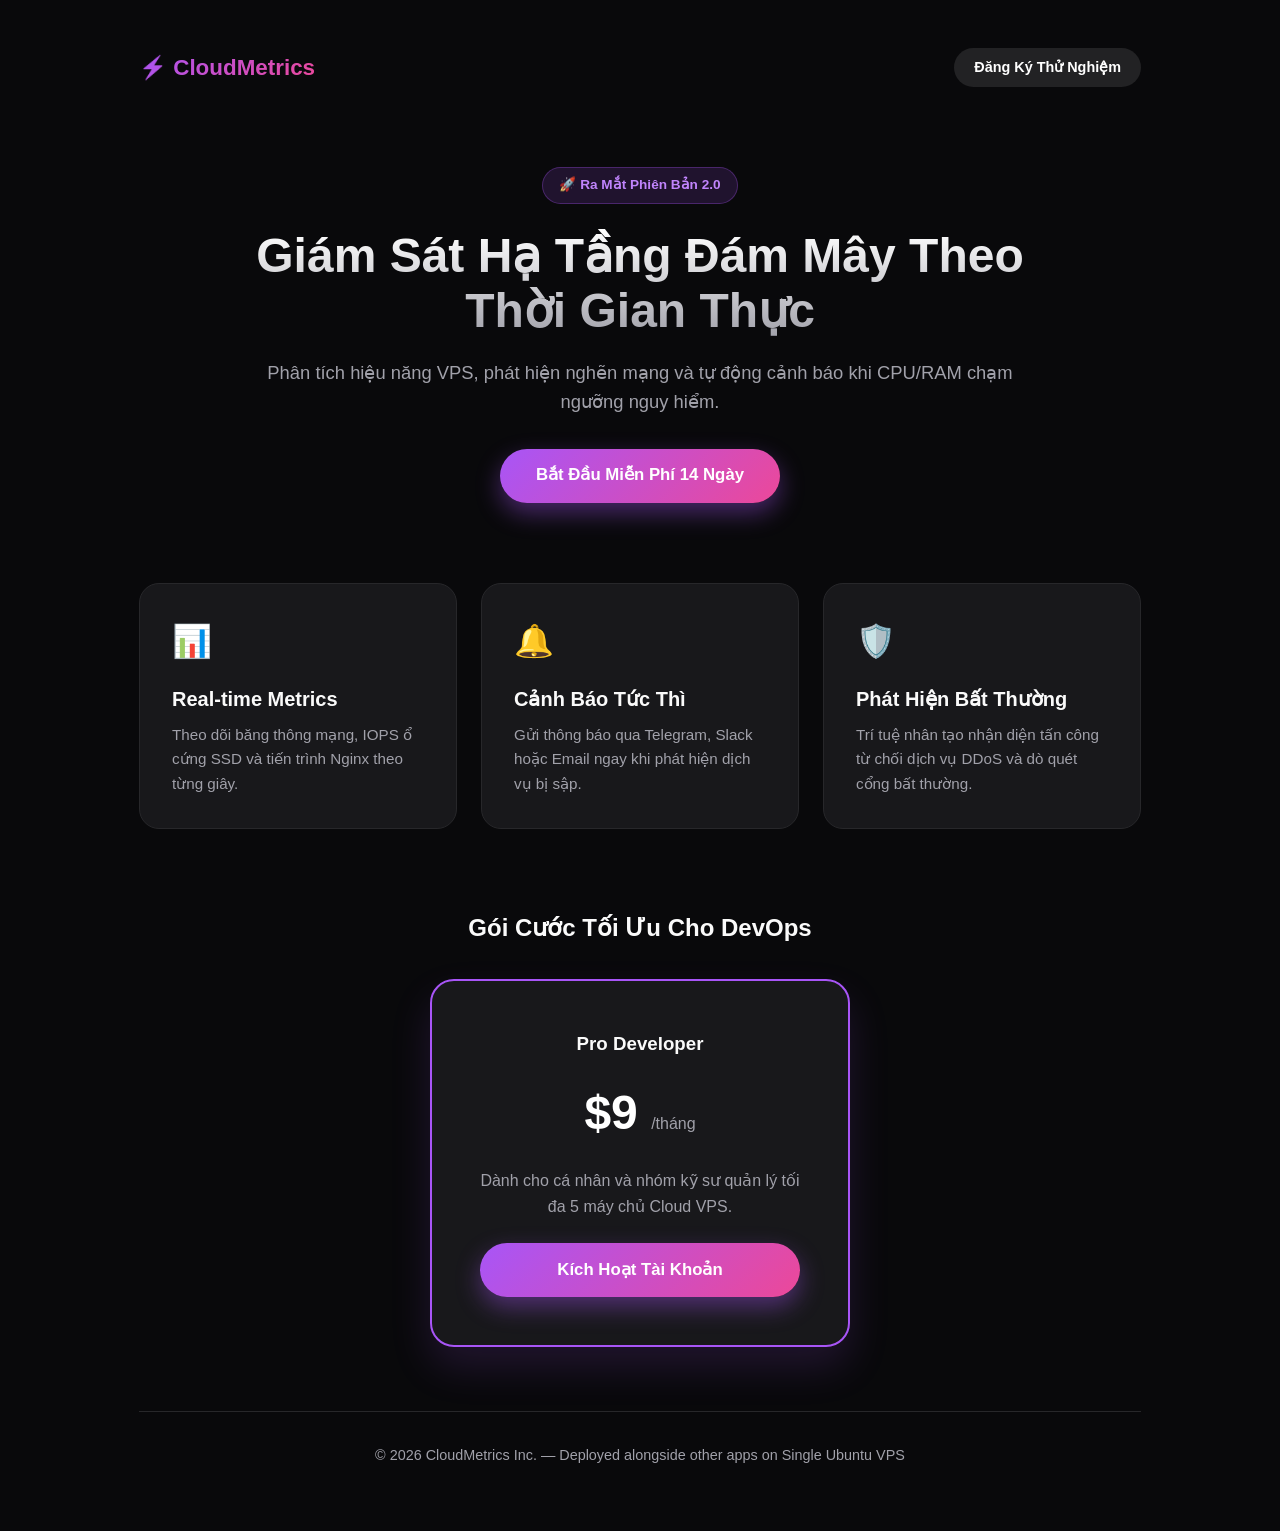
<file: practice_ss07/ex1/projects/saas-landing/index.html>
<!DOCTYPE html>
<html lang="vi">
<head>
    <meta charset="UTF-8">
    <meta name="viewport" content="width=device-width, initial-scale=1.0">
    <title>CloudMetrics | Nền Tảng Giám Sát Cloud 24/7</title>
    <style>
        :root {
            --bg: #09090b;
            --card-bg: #18181b;
            --border: #27272a;
            --text-main: #fafafa;
            --text-muted: #a1a1aa;
            --primary: #a855f7;
            --primary-gradient: linear-gradient(135deg, #a855f7 0%, #ec4899 100%);
        }
        * { box-sizing: border-box; margin: 0; padding: 0; }
        body {
            font-family: -apple-system, BlinkMacSystemFont, 'Segoe UI', Roboto, sans-serif;
            background-color: var(--bg); color: var(--text-main); line-height: 1.6;
        }
        .container { max-width: 1050px; margin: 0 auto; padding: 2rem 1.5rem; }
        nav { display: flex; justify-content: space-between; align-items: center; padding: 1rem 0; margin-bottom: 4rem; }
        .logo { font-size: 1.4rem; font-weight: 800; background: var(--primary-gradient); -webkit-background-clip: text; -webkit-text-fill-color: transparent; }
        .btn-nav {
            background: rgba(255, 255, 255, 0.1); color: #fff; padding: 0.5rem 1.25rem;
            border-radius: 9999px; text-decoration: none; font-size: 0.9rem; font-weight: 600;
        }
        .hero { text-align: center; max-width: 780px; margin: 0 auto 5rem auto; }
        .hero-badge {
            display: inline-block; background: rgba(168, 85, 247, 0.15); color: #c084fc;
            padding: 0.4rem 1rem; border-radius: 9999px; font-size: 0.85rem; font-weight: 600; margin-bottom: 1.5rem;
            border: 1px solid rgba(168, 85, 247, 0.3);
        }
        .hero h1 {
            font-size: 3rem; line-height: 1.15; font-weight: 900; margin-bottom: 1.25rem;
            background: linear-gradient(180deg, #ffffff 0%, #a1a1aa 100%); -webkit-background-clip: text; -webkit-text-fill-color: transparent;
        }
        .hero p { font-size: 1.15rem; color: var(--text-muted); margin-bottom: 2rem; }
        .btn-primary {
            display: inline-block; background: var(--primary-gradient); color: #fff; font-weight: 700;
            padding: 0.85rem 2.25rem; border-radius: 9999px; text-decoration: none; font-size: 1.05rem;
            box-shadow: 0 10px 25px rgba(168, 85, 247, 0.4);
        }
        .features { display: grid; grid-template-columns: repeat(auto-fit, minmax(280px, 1fr)); gap: 1.5rem; margin-bottom: 5rem; }
        .feature-card {
            background: var(--card-bg); border: 1px solid var(--border); border-radius: 20px;
            padding: 2rem; text-align: left;
        }
        .icon { font-size: 2rem; margin-bottom: 1rem; }
        .feature-card h3 { font-size: 1.25rem; margin-bottom: 0.5rem; }
        .feature-card p { font-size: 0.95rem; color: var(--text-muted); }
        .pricing-section { text-align: center; margin-bottom: 4rem; }
        .pricing-card {
            background: var(--card-bg); border: 2px solid var(--primary); border-radius: 24px;
            padding: 3rem; max-width: 420px; margin: 2rem auto;
            box-shadow: 0 20px 40px rgba(168, 85, 247, 0.15);
        }
        .price { font-size: 3rem; font-weight: 900; margin: 1rem 0; color: #fff; }
        .price span { font-size: 1rem; color: var(--text-muted); font-weight: 400; }
        footer { text-align: center; color: var(--text-muted); font-size: 0.9rem; padding: 2rem 0; border-top: 1px solid var(--border); }
    </style>
</head>
<body>
    <div class="container">
        <nav>
            <div class="logo">⚡ CloudMetrics</div>
            <a href="#pricing" class="btn-nav">Đăng Ký Thử Nghiệm</a>
        </nav>

        <section class="hero">
            <span class="hero-badge">🚀 Ra Mắt Phiên Bản 2.0</span>
            <h1>Giám Sát Hạ Tầng Đám Mây Theo Thời Gian Thực</h1>
            <p>Phân tích hiệu năng VPS, phát hiện nghẽn mạng và tự động cảnh báo khi CPU/RAM chạm ngưỡng nguy hiểm.</p>
            <a href="#pricing" class="btn-primary">Bắt Đầu Miễn Phí 14 Ngày</a>
        </section>

        <section class="features">
            <div class="feature-card">
                <div class="icon">📊</div>
                <h3>Real-time Metrics</h3>
                <p>Theo dõi băng thông mạng, IOPS ổ cứng SSD và tiến trình Nginx theo từng giây.</p>
            </div>
            <div class="feature-card">
                <div class="icon">🔔</div>
                <h3>Cảnh Báo Tức Thì</h3>
                <p>Gửi thông báo qua Telegram, Slack hoặc Email ngay khi phát hiện dịch vụ bị sập.</p>
            </div>
            <div class="feature-card">
                <div class="icon">🛡️</div>
                <h3>Phát Hiện Bất Thường</h3>
                <p>Trí tuệ nhân tạo nhận diện tấn công từ chối dịch vụ DDoS và dò quét cổng bất thường.</p>
            </div>
        </section>

        <section class="pricing-section" id="pricing">
            <h2>Gói Cước Tối Ưu Cho DevOps</h2>
            <div class="pricing-card">
                <h3>Pro Developer</h3>
                <div class="price">$9 <span>/tháng</span></div>
                <p style="color: var(--text-muted); margin-bottom: 1.5rem;">Dành cho cá nhân và nhóm kỹ sư quản lý tối đa 5 máy chủ Cloud VPS.</p>
                <a href="#" class="btn-primary" style="display: block;">Kích Hoạt Tài Khoản</a>
            </div>
        </section>

        <footer>
            <p>© 2026 CloudMetrics Inc. — Deployed alongside other apps on Single Ubuntu VPS</p>
        </footer>
    </div>
</body>
</html>
</file>
<file: Quiz_Devops/style.css>
/* ==========================================================================
   DevOps Master Quiz - Premium Modern Design System
   Typography: Plus Jakarta Sans & JetBrains Mono
   Aesthetics: Glassmorphism, Deep Space Dark Mode, Micro-animations, Neon Accents
   ========================================================================== */

:root {
  /* Dark Theme (Default) */
  --bg-base: #090d16;
  --bg-surface: #111827;
  --bg-surface-elevated: #1a2234;
  --bg-glass: rgba(17, 24, 39, 0.75);
  --bg-glass-hover: rgba(30, 41, 59, 0.85);
  --border-subtle: rgba(255, 255, 255, 0.08);
  --border-focus: rgba(56, 189, 248, 0.45);
  --border-card: rgba(255, 255, 255, 0.12);

  --text-main: #f1f5f9;
  --text-muted: #94a3b8;
  --text-faint: #64748b;

  /* Vibrant Accents */
  --primary: #38bdf8;
  --primary-glow: rgba(56, 189, 248, 0.25);
  --primary-dark: #0284c7;

  --success: #10b981;
  --success-glow: rgba(16, 185, 129, 0.25);
  --success-bg: rgba(16, 185, 129, 0.12);
  --success-border: rgba(16, 185, 129, 0.4);

  --danger: #f43f5e;
  --danger-glow: rgba(244, 63, 94, 0.25);
  --danger-bg: rgba(244, 63, 94, 0.12);
  --danger-border: rgba(244, 63, 94, 0.4);

  --warning: #f59e0b;
  --warning-glow: rgba(245, 158, 11, 0.25);
  --warning-bg: rgba(245, 158, 11, 0.12);

  --accent-purple: #818cf8;
  --accent-purple-glow: rgba(129, 140, 248, 0.25);

  --shadow-sm: 0 2px 8px rgba(0, 0, 0, 0.25);
  --shadow-md: 0 8px 24px rgba(0, 0, 0, 0.35);
  --shadow-lg: 0 16px 40px rgba(0, 0, 0, 0.45);
  --shadow-glow: 0 0 30px rgba(56, 189, 248, 0.18);

  --radius-sm: 8px;
  --radius-md: 14px;
  --radius-lg: 20px;
  --radius-xl: 28px;
  --radius-pill: 9999px;

  --transition-fast: 0.15s ease;
  --transition-normal: 0.25s cubic-bezier(0.16, 1, 0.3, 1);
  --transition-bounce: 0.4s cubic-bezier(0.34, 1.56, 0.64, 1);

  --font-sans: 'Plus Jakarta Sans', system-ui, -apple-system, sans-serif;
  --font-mono: 'JetBrains Mono', monospace;
}

/* Light Theme Overrides */
body.light-theme {
  --bg-base: #f8fafc;
  --bg-surface: #ffffff;
  --bg-surface-elevated: #f1f5f9;
  --bg-glass: rgba(255, 255, 255, 0.85);
  --bg-glass-hover: rgba(241, 245, 249, 0.95);
  --border-subtle: rgba(0, 0, 0, 0.08);
  --border-focus: rgba(2, 132, 199, 0.45);
  --border-card: rgba(0, 0, 0, 0.1);

  --text-main: #0f172a;
  --text-muted: #475569;
  --text-faint: #94a3b8;

  --primary: #0284c7;
  --primary-glow: rgba(2, 132, 199, 0.15);
  --primary-dark: #0369a1;

  --shadow-sm: 0 2px 8px rgba(0, 0, 0, 0.05);
  --shadow-md: 0 8px 20px rgba(0, 0, 0, 0.08);
  --shadow-lg: 0 16px 36px rgba(0, 0, 0, 0.12);
  --shadow-glow: 0 0 25px rgba(2, 132, 199, 0.12);
}

/* Base Styles */
*, *::before, *::after {
  box-sizing: border-box;
  margin: 0;
  padding: 0;
}

html {
  font-size: 16px;
  scroll-behavior: smooth;
}

body {
  font-family: var(--font-sans);
  background-color: var(--bg-base);
  color: var(--text-main);
  min-height: 100vh;
  line-height: 1.6;
  position: relative;
  overflow-x: hidden;
  background-image: 
    radial-gradient(circle at 15% 15%, rgba(56, 189, 248, 0.08) 0%, transparent 40%),
    radial-gradient(circle at 85% 80%, rgba(129, 140, 248, 0.08) 0%, transparent 45%);
  background-attachment: fixed;
}

/* Confetti Canvas */
#confetti-canvas {
  position: fixed;
  top: 0;
  left: 0;
  width: 100vw;
  height: 100vh;
  pointer-events: none;
  z-index: 9999;
}

/* Layout Container */
.app-container {
  max-width: 1360px;
  margin: 0 auto;
  padding: 1.5rem;
  display: flex;
  flex-direction: column;
  gap: 1.5rem;
}

/* ==========================================================================
   HEADER SECTION
   ========================================================================== */
.app-header {
  background: var(--bg-glass);
  backdrop-filter: blur(16px);
  -webkit-backdrop-filter: blur(16px);
  border: 1px solid var(--border-card);
  border-radius: var(--radius-lg);
  padding: 1rem 1.75rem;
  display: flex;
  justify-content: space-between;
  align-items: center;
  box-shadow: var(--shadow-sm);
  transition: var(--transition-normal);
  z-index: 100;
}

.header-left {
  display: flex;
  align-items: center;
  gap: 1.25rem;
  flex-wrap: wrap;
}

.brand-logo {
  display: flex;
  align-items: center;
  gap: 0.85rem;
}

.logo-icon {
  font-size: 2rem;
  background: linear-gradient(135deg, var(--primary), var(--accent-purple));
  width: 48px;
  height: 48px;
  display: flex;
  align-items: center;
  justify-content: center;
  border-radius: var(--radius-md);
  box-shadow: var(--shadow-glow);
  transform: rotate(-4deg);
  transition: transform var(--transition-bounce);
}

.brand-logo:hover .logo-icon {
  transform: rotate(4deg) scale(1.08);
}

.brand-title {
  font-size: 1.35rem;
  font-weight: 800;
  letter-spacing: -0.02em;
  background: linear-gradient(120deg, var(--text-main) 60%, var(--primary));
  -webkit-background-clip: text;
  -webkit-text-fill-color: transparent;
}

.brand-subtitle {
  font-size: 0.8rem;
  color: var(--text-muted);
  font-weight: 500;
  display: block;
}

.badge-pill {
  display: inline-flex;
  align-items: center;
  gap: 0.5rem;
  background: var(--bg-surface-elevated);
  border: 1px solid var(--border-subtle);
  padding: 0.35rem 0.85rem;
  border-radius: var(--radius-pill);
  font-size: 0.78rem;
  font-weight: 600;
  color: var(--primary);
}

.pulse-dot {
  width: 8px;
  height: 8px;
  background-color: var(--success);
  border-radius: 50%;
  box-shadow: 0 0 10px var(--success);
  animation: pulse-ring 2s infinite;
}

@keyframes pulse-ring {
  0% { transform: scale(0.95); opacity: 0.8; }
  50% { transform: scale(1.3); opacity: 1; }
  100% { transform: scale(0.95); opacity: 0.8; }
}

.header-actions {
  display: flex;
  align-items: center;
  gap: 0.75rem;
}

/* Search Box */
.search-box {
  position: relative;
  display: flex;
  align-items: center;
}

.search-box input {
  background: var(--bg-surface);
  border: 1px solid var(--border-subtle);
  border-radius: var(--radius-pill);
  padding: 0.5rem 2.2rem 0.5rem 2.3rem;
  color: var(--text-main);
  font-size: 0.85rem;
  font-family: inherit;
  width: 220px;
  transition: all var(--transition-normal);
}

.search-box input:focus {
  outline: none;
  border-color: var(--primary);
  width: 280px;
  box-shadow: 0 0 0 3px var(--primary-glow);
}

.search-icon {
  position: absolute;
  left: 0.85rem;
  font-size: 0.85rem;
  color: var(--text-muted);
  pointer-events: none;
}

.icon-btn-sm {
  position: absolute;
  right: 0.75rem;
  background: none;
  border: none;
  color: var(--text-muted);
  cursor: pointer;
  font-size: 0.8rem;
}

/* Action Buttons */
.action-btn {
  background: var(--bg-surface);
  border: 1px solid var(--border-subtle);
  color: var(--text-main);
  border-radius: var(--radius-md);
  padding: 0.55rem 0.85rem;
  cursor: pointer;
  display: inline-flex;
  align-items: center;
  gap: 0.5rem;
  font-size: 0.88rem;
  font-weight: 600;
  transition: all var(--transition-fast);
}

.action-btn:hover {
  background: var(--bg-surface-elevated);
  border-color: var(--primary);
  transform: translateY(-2px);
}

.btn-highlight {
  background: linear-gradient(135deg, var(--primary-dark), var(--primary));
  color: #fff;
  border: none;
  box-shadow: 0 4px 14px var(--primary-glow);
}

.btn-highlight:hover {
  background: linear-gradient(135deg, var(--primary), var(--accent-purple));
  box-shadow: 0 6px 20px var(--primary-glow);
}

/* ==========================================================================
   GLOBAL STATS BAR
   ========================================================================== */
.global-stats-card {
  background: var(--bg-glass);
  backdrop-filter: blur(12px);
  border: 1px solid var(--border-card);
  border-radius: var(--radius-md);
  padding: 0.9rem 1.5rem;
  display: flex;
  align-items: center;
  justify-content: space-between;
  gap: 1.25rem;
  flex-wrap: wrap;
  box-shadow: var(--shadow-sm);
}

.stat-item {
  display: flex;
  flex-direction: column;
  gap: 0.2rem;
}

.stat-label {
  font-size: 0.72rem;
  text-transform: uppercase;
  letter-spacing: 0.05em;
  color: var(--text-muted);
  font-weight: 700;
}

.stat-val {
  font-size: 1.2rem;
  font-weight: 800;
  font-family: var(--font-mono);
}

.stat-primary { color: var(--primary); }
.stat-success { color: var(--success); }
.stat-warning { color: var(--warning); }
.stat-accent { color: var(--accent-purple); }

.stat-divider {
  width: 1px;
  height: 32px;
  background: var(--border-subtle);
}

.btn-ghost-sm {
  background: transparent;
  border: 1px solid var(--border-subtle);
  color: var(--text-muted);
  font-size: 0.78rem;
  padding: 0.4rem 0.8rem;
  border-radius: var(--radius-sm);
  cursor: pointer;
  transition: all var(--transition-fast);
}

.btn-ghost-sm:hover {
  background: var(--bg-surface-elevated);
  color: var(--danger);
  border-color: var(--danger-border);
}

/* ==========================================================================
   MODE NAVIGATION TABS
   ========================================================================== */
.mode-navigation {
  display: flex;
  gap: 0.65rem;
  background: var(--bg-glass);
  padding: 0.5rem;
  border-radius: var(--radius-md);
  border: 1px solid var(--border-card);
  overflow-x: auto;
  scrollbar-width: none;
}

.mode-navigation::-webkit-scrollbar {
  display: none;
}

.mode-tab {
  background: transparent;
  border: none;
  color: var(--text-muted);
  padding: 0.65rem 1.25rem;
  border-radius: var(--radius-sm);
  font-family: inherit;
  font-size: 0.9rem;
  font-weight: 600;
  cursor: pointer;
  display: flex;
  align-items: center;
  gap: 0.6rem;
  white-space: nowrap;
  transition: all var(--transition-fast);
}

.mode-tab:hover {
  color: var(--text-main);
  background: var(--bg-surface-elevated);
}

.mode-tab.active {
  background: linear-gradient(135deg, rgba(56, 189, 248, 0.2), rgba(129, 140, 248, 0.2));
  color: var(--primary);
  border: 1px solid var(--border-focus);
  box-shadow: 0 2px 10px var(--primary-glow);
}

/* ==========================================================================
   MAIN LAYOUT (Sidebar + Viewport)
   ========================================================================== */
.main-layout {
  display: grid;
  grid-template-columns: 290px 1fr;
  gap: 1.5rem;
  align-items: start;
}

/* SIDEBAR FILTERS */
.sidebar-filters {
  background: var(--bg-glass);
  backdrop-filter: blur(12px);
  border: 1px solid var(--border-card);
  border-radius: var(--radius-lg);
  padding: 1.25rem;
  display: flex;
  flex-direction: column;
  gap: 1.25rem;
  box-shadow: var(--shadow-sm);
  position: sticky;
  top: 1.5rem;
}

.filter-header {
  display: flex;
  justify-content: space-between;
  align-items: center;
  margin-bottom: 0.75rem;
}

.filter-header h3 {
  font-size: 0.95rem;
  font-weight: 700;
  letter-spacing: -0.01em;
}

.filter-badge {
  background: var(--bg-surface-elevated);
  color: var(--primary);
  font-size: 0.75rem;
  font-weight: 700;
  padding: 0.2rem 0.55rem;
  border-radius: var(--radius-pill);
}

.category-buttons {
  display: flex;
  flex-direction: column;
  gap: 0.4rem;
}

.cat-section-title {
  font-size: 0.7rem;
  text-transform: uppercase;
  color: var(--text-faint);
  font-weight: 800;
  letter-spacing: 0.05em;
  margin-top: 0.75rem;
  margin-bottom: 0.25rem;
  padding-left: 0.4rem;
}

.cat-pill {
  background: transparent;
  border: 1px solid transparent;
  color: var(--text-muted);
  text-align: left;
  padding: 0.55rem 0.85rem;
  border-radius: var(--radius-sm);
  font-family: inherit;
  font-size: 0.84rem;
  font-weight: 600;
  cursor: pointer;
  display: flex;
  align-items: center;
  gap: 0.6rem;
  transition: all var(--transition-fast);
}

.cat-pill:hover {
  background: var(--bg-surface-elevated);
  color: var(--text-main);
  transform: translateX(3px);
}

.cat-pill.active {
  background: var(--bg-surface-elevated);
  color: var(--primary);
  border-color: var(--border-focus);
  font-weight: 700;
}

.sub-pill {
  padding-left: 1.4rem;
  font-size: 0.8rem;
}

.cat-dot {
  width: 8px;
  height: 8px;
  border-radius: 50%;
}

.dot-all { background: var(--text-muted); }
.dot-git { background: #f97316; }
.dot-linux { background: #eab308; }

.shortcut-tip-box {
  background: var(--bg-surface);
  border: 1px dashed var(--border-subtle);
  border-radius: var(--radius-sm);
  padding: 0.75rem 0.85rem;
  font-size: 0.75rem;
  color: var(--text-muted);
  display: flex;
  flex-direction: column;
  gap: 0.4rem;
}

.tip-title {
  font-weight: 700;
  color: var(--text-main);
  margin-bottom: 0.1rem;
}

.shortcut-row {
  display: flex;
  align-items: center;
  gap: 0.35rem;
}

.key-tag {
  background: var(--bg-surface-elevated);
  border: 1px solid var(--border-card);
  border-radius: 4px;
  padding: 0.1rem 0.35rem;
  font-family: var(--font-mono);
  font-weight: 700;
  font-size: 0.7rem;
  color: var(--text-main);
}

.key-desc {
  margin-left: 0.3rem;
  font-size: 0.75rem;
}

/* ==========================================================================
   VIEWPANEL SWITCHER
   ========================================================================== */
.content-viewport {
  min-width: 0;
}

.view-panel {
  display: none;
  animation: fadeIn 0.3s ease;
}

.view-panel.active {
  display: block;
}

@keyframes fadeIn {
  from { opacity: 0; transform: translateY(6px); }
  to { opacity: 1; transform: translateY(0); }
}

/* ==========================================================================
   PRACTICE MODE
   ========================================================================== */
.question-meta-bar {
  display: flex;
  justify-content: space-between;
  align-items: center;
  margin-bottom: 0.75rem;
}

.topic-tag {
  background: linear-gradient(135deg, rgba(56, 189, 248, 0.15), rgba(129, 140, 248, 0.15));
  border: 1px solid var(--border-focus);
  color: var(--primary);
  font-size: 0.8rem;
  font-weight: 700;
  padding: 0.3rem 0.8rem;
  border-radius: var(--radius-pill);
}

.question-counter {
  font-family: var(--font-mono);
  font-size: 0.85rem;
  color: var(--text-muted);
  font-weight: 600;
}

.icon-toggle-btn {
  background: var(--bg-glass);
  border: 1px solid var(--border-subtle);
  color: var(--text-muted);
  padding: 0.35rem 0.75rem;
  border-radius: var(--radius-pill);
  font-size: 0.82rem;
  font-weight: 600;
  cursor: pointer;
  display: flex;
  align-items: center;
  gap: 0.4rem;
  transition: all var(--transition-fast);
}

.icon-toggle-btn:hover {
  background: var(--bg-surface-elevated);
  color: var(--warning);
}

.icon-toggle-btn.bookmarked {
  color: var(--warning);
  border-color: var(--warning);
  background: var(--warning-bg);
}

.mini-progress-track {
  height: 4px;
  background: var(--bg-surface-elevated);
  border-radius: var(--radius-pill);
  overflow: hidden;
  margin-bottom: 1.25rem;
}

.mini-progress-fill {
  height: 100%;
  background: linear-gradient(90deg, var(--primary), var(--accent-purple));
  transition: width 0.3s ease;
}

/* QUIZ CARD */
.quiz-card {
  background: var(--bg-glass);
  backdrop-filter: blur(16px);
  border: 1px solid var(--border-card);
  border-radius: var(--radius-lg);
  padding: 2rem;
  display: flex;
  flex-direction: column;
  gap: 1.75rem;
  box-shadow: var(--shadow-md);
  position: relative;
}

.question-text-box {
  margin-bottom: 0.5rem;
}

.question-title {
  font-size: 1.25rem;
  font-weight: 700;
  line-height: 1.5;
  color: var(--text-main);
  letter-spacing: -0.01em;
}

/* OPTIONS CONTAINER */
.options-container {
  display: flex;
  flex-direction: column;
  gap: 0.85rem;
}

.option-item {
  background: var(--bg-surface);
  border: 1.5px solid var(--border-subtle);
  border-radius: var(--radius-md);
  padding: 1.05rem 1.25rem;
  display: flex;
  align-items: flex-start;
  gap: 1rem;
  cursor: pointer;
  position: relative;
  transition: all var(--transition-fast);
}

.option-item:hover:not(.disabled) {
  background: var(--bg-surface-elevated);
  border-color: var(--border-focus);
  transform: translateX(4px);
  box-shadow: var(--shadow-sm);
}

.opt-prefix {
  width: 32px;
  height: 32px;
  border-radius: 8px;
  background: var(--bg-surface-elevated);
  border: 1px solid var(--border-subtle);
  display: flex;
  align-items: center;
  justify-content: center;
  font-family: var(--font-mono);
  font-weight: 700;
  font-size: 0.85rem;
  color: var(--text-muted);
  flex-shrink: 0;
  transition: all var(--transition-fast);
}

.option-text {
  font-size: 0.96rem;
  color: var(--text-main);
  padding-top: 0.2rem;
  line-height: 1.5;
}

/* Answer State Styles (Practice Mode) */
.option-item.correct {
  background: var(--success-bg) !important;
  border-color: var(--success) !important;
  box-shadow: 0 0 16px var(--success-glow);
}

.option-item.correct .opt-prefix {
  background: var(--success);
  color: #fff;
  border-color: var(--success);
}

.option-item.incorrect {
  background: var(--danger-bg) !important;
  border-color: var(--danger) !important;
  box-shadow: 0 0 16px var(--danger-glow);
}

.option-item.incorrect .opt-prefix {
  background: var(--danger);
  color: #fff;
  border-color: var(--danger);
}

/* Exam Mode Selection state */
.option-item.selected-exam {
  background: rgba(56, 189, 248, 0.15);
  border-color: var(--primary);
  box-shadow: 0 0 12px var(--primary-glow);
}

.option-item.selected-exam .opt-prefix {
  background: var(--primary);
  color: #fff;
  border-color: var(--primary);
}

/* EXPLANATION BOX */
.explanation-box {
  background: rgba(17, 24, 39, 0.9);
  border: 1px solid var(--border-card);
  border-left: 4px solid var(--primary);
  border-radius: var(--radius-md);
  padding: 1.25rem 1.5rem;
  animation: slideDown 0.35s ease;
}

@keyframes slideDown {
  from { opacity: 0; transform: translateY(-8px); }
  to { opacity: 1; transform: translateY(0); }
}

.explanation-header {
  display: flex;
  align-items: center;
  gap: 0.5rem;
  color: var(--primary);
  font-size: 0.92rem;
  margin-bottom: 0.5rem;
}

.explanation-content {
  font-size: 0.92rem;
  color: var(--text-muted);
  line-height: 1.6;
}

.explanation-content code,
.question-title code,
.option-text code {
  background: var(--bg-surface-elevated);
  border: 1px solid var(--border-subtle);
  color: var(--primary);
  padding: 0.15rem 0.4rem;
  border-radius: 4px;
  font-family: var(--font-mono);
  font-size: 0.88em;
}

/* BOTTOM NAV FOOTER */
.quiz-nav-footer {
  display: flex;
  justify-content: space-between;
  align-items: center;
  border-top: 1px solid var(--border-subtle);
  padding-top: 1.5rem;
  gap: 1rem;
  flex-wrap: wrap;
}

.nav-btn {
  padding: 0.65rem 1.4rem;
  border-radius: var(--radius-md);
  font-family: inherit;
  font-weight: 700;
  font-size: 0.9rem;
  cursor: pointer;
  display: inline-flex;
  align-items: center;
  gap: 0.5rem;
  transition: all var(--transition-fast);
}

.btn-primary {
  background: linear-gradient(135deg, var(--primary-dark), var(--primary));
  color: #fff;
  border: none;
  box-shadow: 0 4px 14px var(--primary-glow);
}

.btn-primary:hover:not(:disabled) {
  background: linear-gradient(135deg, var(--primary), var(--accent-purple));
  transform: translateY(-2px);
  box-shadow: 0 6px 18px var(--primary-glow);
}

.btn-secondary {
  background: var(--bg-surface);
  border: 1px solid var(--border-card);
  color: var(--text-main);
}

.btn-secondary:hover:not(:disabled) {
  background: var(--bg-surface-elevated);
  border-color: var(--border-focus);
}

.btn-ghost {
  background: transparent;
  border: 1px solid var(--border-subtle);
  color: var(--text-muted);
}

.btn-ghost:hover {
  background: var(--bg-surface);
  color: var(--text-main);
}

.nav-btn:disabled {
  opacity: 0.4;
  cursor: not-allowed;
  transform: none !important;
}

.quick-jump-container {
  display: flex;
  align-items: center;
  gap: 0.5rem;
  font-size: 0.85rem;
  color: var(--text-muted);
}

.select-dropdown {
  background: var(--bg-surface);
  border: 1px solid var(--border-card);
  color: var(--text-main);
  padding: 0.45rem 0.85rem;
  border-radius: var(--radius-sm);
  font-family: inherit;
  font-size: 0.85rem;
  cursor: pointer;
}

.select-dropdown:focus {
  outline: none;
  border-color: var(--primary);
}

/* ==========================================================================
   EXAM MODE STYLES
   ========================================================================== */
.exam-card {
  background: var(--bg-glass);
  backdrop-filter: blur(16px);
  border: 1px solid var(--border-card);
  border-radius: var(--radius-lg);
  padding: 2.5rem;
  display: flex;
  flex-direction: column;
  gap: 2rem;
  box-shadow: var(--shadow-md);
  text-align: center;
}

.exam-header-splash {
  display: flex;
  flex-direction: column;
  align-items: center;
  gap: 0.75rem;
}

.exam-badge-icon {
  font-size: 3rem;
  margin-bottom: 0.25rem;
  animation: bounceSlow 3s infinite;
}

@keyframes bounceSlow {
  0%, 100% { transform: translateY(0); }
  50% { transform: translateY(-8px); }
}

.exam-header-splash h2 {
  font-size: 1.8rem;
  font-weight: 800;
}

.exam-header-splash p {
  color: var(--text-muted);
  max-width: 600px;
}

.exam-config-grid {
  display: grid;
  grid-template-columns: repeat(auto-fit, minmax(220px, 1fr));
  gap: 1.25rem;
  text-align: left;
}

.config-card {
  background: var(--bg-surface);
  border: 1.5px solid var(--border-subtle);
  border-radius: var(--radius-md);
  padding: 1.5rem;
  cursor: pointer;
  display: flex;
  flex-direction: column;
  gap: 0.6rem;
  transition: all var(--transition-normal);
}

.config-card:hover {
  background: var(--bg-surface-elevated);
  transform: translateY(-4px);
  border-color: var(--border-focus);
}

.config-card.active {
  background: rgba(56, 189, 248, 0.1);
  border-color: var(--primary);
  box-shadow: 0 0 20px var(--primary-glow);
}

.config-icon {
  font-size: 1.8rem;
}

.config-card h3 {
  font-size: 1.1rem;
  font-weight: 700;
}

.config-metric {
  font-family: var(--font-mono);
  font-size: 0.85rem;
  font-weight: 700;
  color: var(--primary);
}

.config-card p {
  font-size: 0.82rem;
  color: var(--text-muted);
}

.exam-rules-list {
  background: var(--bg-surface);
  border: 1px dashed var(--border-subtle);
  border-radius: var(--radius-md);
  padding: 1.25rem 1.5rem;
  text-align: left;
}

.exam-rules-list h4 {
  font-size: 0.95rem;
  margin-bottom: 0.6rem;
}

.exam-rules-list ul {
  padding-left: 1.25rem;
  font-size: 0.85rem;
  color: var(--text-muted);
  display: flex;
  flex-direction: column;
  gap: 0.4rem;
}

.btn-start-exam {
  background: linear-gradient(135deg, var(--primary), var(--accent-purple));
  color: #fff;
  border: none;
  font-family: inherit;
  font-size: 1.1rem;
  font-weight: 800;
  padding: 1rem 2.5rem;
  border-radius: var(--radius-md);
  cursor: pointer;
  box-shadow: 0 6px 20px var(--primary-glow);
  align-self: center;
  transition: all var(--transition-bounce);
}

.btn-start-exam:hover {
  transform: scale(1.04);
  box-shadow: 0 10px 30px var(--primary-glow);
}

/* EXAM PLAYING VIEW */
.exam-playing-container {
  display: flex;
  flex-direction: column;
  gap: 1.25rem;
}

.exam-active-bar {
  background: var(--bg-glass);
  backdrop-filter: blur(12px);
  border: 1px solid var(--border-card);
  border-radius: var(--radius-md);
  padding: 0.9rem 1.5rem;
  display: flex;
  justify-content: space-between;
  align-items: center;
  box-shadow: var(--shadow-sm);
}

.exam-timer-display {
  display: flex;
  align-items: center;
  gap: 0.5rem;
  font-family: var(--font-mono);
  font-size: 1.4rem;
  font-weight: 800;
  color: var(--primary);
  background: var(--bg-surface);
  padding: 0.3rem 0.85rem;
  border-radius: var(--radius-sm);
  border: 1px solid var(--border-subtle);
}

.exam-timer-display.timer-danger {
  color: var(--danger);
  border-color: var(--danger);
  animation: pulse-ring 1s infinite;
}

.exam-progress-info {
  font-weight: 700;
  color: var(--text-muted);
}

.btn-submit-exam {
  background: linear-gradient(135deg, var(--success), #059669);
  color: #fff;
  border: none;
  font-family: inherit;
  font-weight: 700;
  padding: 0.6rem 1.3rem;
  border-radius: var(--radius-md);
  cursor: pointer;
  box-shadow: 0 4px 12px var(--success-glow);
  transition: all var(--transition-fast);
}

.btn-submit-exam:hover {
  transform: translateY(-2px);
  box-shadow: 0 6px 16px var(--success-glow);
}

.exam-layout-split {
  display: grid;
  grid-template-columns: 1fr 280px;
  gap: 1.5rem;
  align-items: start;
}

.btn-warning-soft {
  background: var(--warning-bg);
  color: var(--warning);
  border: 1px solid var(--warning);
}

.btn-warning-soft.is-flagged {
  background: var(--warning);
  color: #fff;
}

/* QUESTION PALETTE GRID */
.palette-card {
  background: var(--bg-glass);
  backdrop-filter: blur(12px);
  border: 1px solid var(--border-card);
  border-radius: var(--radius-md);
  padding: 1.25rem;
  box-shadow: var(--shadow-sm);
  display: flex;
  flex-direction: column;
  gap: 1rem;
}

.palette-header h4 {
  font-size: 0.95rem;
  font-weight: 700;
  margin-bottom: 0.5rem;
}

.palette-legend {
  display: flex;
  gap: 0.75rem;
  font-size: 0.72rem;
  color: var(--text-muted);
}

.legend-item {
  display: flex;
  align-items: center;
  gap: 0.3rem;
}

.legend-dot {
  width: 8px;
  height: 8px;
  border-radius: 50%;
}

.legend-dot.unans { background: var(--text-faint); }
.legend-dot.ans { background: var(--primary); }
.legend-dot.flagged { background: var(--warning); }

.palette-grid {
  display: grid;
  grid-template-columns: repeat(5, 1fr);
  gap: 0.5rem;
  max-height: 380px;
  overflow-y: auto;
  padding-right: 0.25rem;
}

.palette-grid-item {
  height: 38px;
  background: var(--bg-surface);
  border: 1px solid var(--border-subtle);
  border-radius: var(--radius-sm);
  display: flex;
  align-items: center;
  justify-content: center;
  font-family: var(--font-mono);
  font-size: 0.82rem;
  font-weight: 700;
  color: var(--text-muted);
  cursor: pointer;
  position: relative;
  transition: all var(--transition-fast);
}

.palette-grid-item:hover {
  background: var(--bg-surface-elevated);
  border-color: var(--border-focus);
}

.palette-grid-item.current {
  border-color: var(--primary);
  box-shadow: 0 0 8px var(--primary-glow);
}

.palette-grid-item.answered {
  background: rgba(56, 189, 248, 0.2);
  color: var(--primary);
  border-color: var(--primary);
}

.palette-grid-item.flagged::after {
  content: '🚩';
  position: absolute;
  top: -4px;
  right: -4px;
  font-size: 0.65rem;
}

/* ==========================================================================
   EXAM RESULT SCREEN
   ========================================================================== */
.exam-result-container {
  display: flex;
  flex-direction: column;
  gap: 1.5rem;
}

.result-hero-card {
  background: var(--bg-glass);
  backdrop-filter: blur(16px);
  border: 1px solid var(--border-card);
  border-radius: var(--radius-lg);
  padding: 2.5rem;
  display: flex;
  align-items: center;
  gap: 2.5rem;
  box-shadow: var(--shadow-md);
  flex-wrap: wrap;
}

.result-score-circle {
  width: 140px;
  height: 140px;
  border-radius: 50%;
  border: 6px solid var(--primary);
  display: flex;
  flex-direction: column;
  align-items: center;
  justify-content: center;
  box-shadow: 0 0 30px var(--primary-glow);
  background: var(--bg-surface);
  flex-shrink: 0;
}

.score-percent {
  font-size: 2.2rem;
  font-weight: 800;
  font-family: var(--font-mono);
  color: var(--primary);
}

.score-fraction {
  font-size: 0.85rem;
  color: var(--text-muted);
  font-weight: 600;
}

.result-feedback {
  display: flex;
  flex-direction: column;
  gap: 0.5rem;
}

.result-feedback h2 {
  font-size: 1.8rem;
  font-weight: 800;
}

.result-feedback p {
  color: var(--text-muted);
  max-width: 500px;
}

.result-tags-row {
  display: flex;
  gap: 0.75rem;
  margin-top: 0.5rem;
  flex-wrap: wrap;
}

.badge-time, .badge-topic {
  background: var(--bg-surface);
  border: 1px solid var(--border-subtle);
  font-size: 0.8rem;
  font-weight: 600;
  padding: 0.35rem 0.75rem;
  border-radius: var(--radius-pill);
}

.result-breakdown-card {
  background: var(--bg-glass);
  backdrop-filter: blur(12px);
  border: 1px solid var(--border-card);
  border-radius: var(--radius-md);
  padding: 1.5rem;
}

.result-breakdown-card h3 {
  font-size: 1.1rem;
  margin-bottom: 1.25rem;
}

.topic-bars-container {
  display: flex;
  flex-direction: column;
  gap: 0.9rem;
}

.topic-bar-row {
  display: flex;
  flex-direction: column;
  gap: 0.35rem;
}

.topic-bar-meta {
  display: flex;
  justify-content: space-between;
  font-size: 0.85rem;
  font-weight: 600;
}

.topic-bar-track {
  height: 8px;
  background: var(--bg-surface);
  border-radius: var(--radius-pill);
  overflow: hidden;
}

.topic-bar-fill {
  height: 100%;
  border-radius: var(--radius-pill);
  background: linear-gradient(90deg, var(--primary), var(--accent-purple));
  transition: width 0.8s ease;
}

.result-actions-row {
  display: flex;
  gap: 1rem;
  flex-wrap: wrap;
}

.exam-review-section {
  display: flex;
  flex-direction: column;
  gap: 1rem;
}

.review-questions-list {
  display: flex;
  flex-direction: column;
  gap: 1rem;
}

.review-card-item {
  background: var(--bg-glass);
  border: 1px solid var(--border-card);
  border-radius: var(--radius-md);
  padding: 1.5rem;
  display: flex;
  flex-direction: column;
  gap: 1rem;
}

.review-card-item.was-correct {
  border-left: 4px solid var(--success);
}

.review-card-item.was-wrong {
  border-left: 4px solid var(--danger);
}

/* ==========================================================================
   FLASHCARD MODE STYLES
   ========================================================================== */
.flashcard-container {
  display: flex;
  flex-direction: column;
  gap: 1.5rem;
  align-items: center;
}

.flashcard-controls-top {
  width: 100%;
  max-width: 650px;
  display: flex;
  justify-content: space-between;
  align-items: center;
}

.flashcard-progress-text {
  font-family: var(--font-mono);
  font-weight: 700;
  color: var(--primary);
  font-size: 0.95rem;
}

/* 3D SCENE */
.card-scene {
  width: 100%;
  max-width: 650px;
  height: 380px;
  perspective: 1200px;
}

.flashcard-3d {
  width: 100%;
  height: 100%;
  position: relative;
  transform-style: preserve-3d;
  transition: transform 0.6s cubic-bezier(0.4, 0.2, 0.2, 1);
  cursor: pointer;
}

.flashcard-3d.is-flipped {
  transform: rotateY(180deg);
}

.flashcard-face {
  position: absolute;
  width: 100%;
  height: 100%;
  backface-visibility: hidden;
  -webkit-backface-visibility: hidden;
  border-radius: var(--radius-lg);
  padding: 2.25rem;
  display: flex;
  flex-direction: column;
  justify-content: space-between;
  border: 1px solid var(--border-card);
  box-shadow: var(--shadow-md);
}

.flashcard-front {
  background: var(--bg-glass);
  backdrop-filter: blur(16px);
}

.flashcard-back {
  background: var(--bg-surface-elevated);
  transform: rotateY(180deg);
  border-color: var(--border-focus);
}

.card-tag {
  background: rgba(56, 189, 248, 0.15);
  color: var(--primary);
  font-size: 0.78rem;
  font-weight: 700;
  padding: 0.25rem 0.65rem;
  border-radius: var(--radius-pill);
  align-self: flex-start;
}

.card-tag.tag-success {
  background: var(--success-bg);
  color: var(--success);
}

.card-hint {
  font-size: 0.75rem;
  color: var(--text-faint);
}

.card-body-text {
  font-size: 1.25rem;
  font-weight: 700;
  line-height: 1.5;
  color: var(--text-main);
  text-align: center;
  padding: 1rem 0;
}

.card-answer-highlight {
  font-size: 1.15rem;
  font-weight: 800;
  color: var(--success);
  background: var(--success-bg);
  padding: 0.85rem 1rem;
  border-radius: var(--radius-md);
  border: 1px solid var(--success-border);
}

.card-explanation {
  font-size: 0.92rem;
  color: var(--text-muted);
  line-height: 1.6;
}

.card-footer-tip {
  font-size: 0.75rem;
  color: var(--text-faint);
  text-align: center;
}

.flashcard-bottom-nav {
  display: flex;
  gap: 1rem;
  align-items: center;
}

/* ==========================================================================
   BOOKMARK & MISTAKES VIEWS
   ========================================================================== */
.special-list-header {
  margin-bottom: 1.5rem;
}

.special-list-header h2 {
  font-size: 1.4rem;
  font-weight: 800;
  margin-bottom: 0.3rem;
}

.special-list-header p {
  color: var(--text-muted);
  font-size: 0.9rem;
}

.custom-questions-list {
  display: flex;
  flex-direction: column;
  gap: 1.25rem;
}

.list-empty-state {
  background: var(--bg-glass);
  border: 1px dashed var(--border-card);
  border-radius: var(--radius-lg);
  padding: 3rem 2rem;
  text-align: center;
  display: flex;
  flex-direction: column;
  align-items: center;
  gap: 1rem;
}

.empty-icon {
  font-size: 3rem;
}

.list-empty-state h3 {
  font-size: 1.2rem;
}

.list-empty-state p {
  color: var(--text-muted);
  max-width: 450px;
}

/* ==========================================================================
   MODAL DIALOG (DEPLOY GUIDE)
   ========================================================================== */
.modal-backdrop {
  position: fixed;
  inset: 0;
  background: rgba(0, 0, 0, 0.7);
  backdrop-filter: blur(8px);
  z-index: 1000;
  display: flex;
  align-items: center;
  justify-content: center;
  padding: 1.5rem;
  animation: fadeIn 0.2s ease;
}

.modal-dialog {
  background: var(--bg-surface);
  border: 1px solid var(--border-card);
  border-radius: var(--radius-lg);
  width: 100%;
  max-width: 680px;
  max-height: 90vh;
  overflow-y: auto;
  box-shadow: var(--shadow-lg);
  display: flex;
  flex-direction: column;
}

.modal-header {
  padding: 1.25rem 1.5rem;
  border-bottom: 1px solid var(--border-subtle);
  display: flex;
  justify-content: space-between;
  align-items: center;
}

.modal-title-wrap {
  display: flex;
  align-items: center;
  gap: 0.6rem;
}

.modal-icon {
  font-size: 1.5rem;
}

.modal-header h3 {
  font-size: 1.15rem;
  font-weight: 800;
}

.modal-close-btn {
  background: none;
  border: none;
  color: var(--text-muted);
  font-size: 1.6rem;
  cursor: pointer;
  line-height: 1;
}

.modal-close-btn:hover {
  color: var(--text-main);
}

.modal-body {
  padding: 1.5rem;
  display: flex;
  flex-direction: column;
  gap: 1.25rem;
}

.modal-intro {
  font-size: 0.92rem;
  color: var(--text-muted);
  line-height: 1.5;
}

.deploy-steps {
  display: flex;
  flex-direction: column;
  gap: 1.2rem;
}

.step-card {
  display: flex;
  gap: 1rem;
  background: var(--bg-surface-elevated);
  border: 1px solid var(--border-subtle);
  border-radius: var(--radius-md);
  padding: 1.2rem;
}

.step-num {
  width: 32px;
  height: 32px;
  border-radius: 50%;
  background: var(--primary);
  color: #fff;
  font-weight: 800;
  font-family: var(--font-mono);
  display: flex;
  align-items: center;
  justify-content: center;
  flex-shrink: 0;
}

.step-info {
  display: flex;
  flex-direction: column;
  gap: 0.4rem;
  flex: 1;
}

.step-info h4 {
  font-size: 0.95rem;
  font-weight: 700;
}

.step-info p {
  font-size: 0.85rem;
  color: var(--text-muted);
}

.step-info ol {
  padding-left: 1.2rem;
  font-size: 0.83rem;
  color: var(--text-muted);
  display: flex;
  flex-direction: column;
  gap: 0.25rem;
}

.code-copy-block {
  background: #050811;
  border: 1px solid var(--border-card);
  border-radius: var(--radius-sm);
  padding: 0.75rem 1rem;
  margin-top: 0.4rem;
}

.code-copy-block code {
  font-family: var(--font-mono);
  font-size: 0.82rem;
  color: #38bdf8;
  line-height: 1.6;
}

.modal-footer {
  padding: 1.25rem 1.5rem;
  border-top: 1px solid var(--border-subtle);
  display: flex;
  justify-content: flex-end;
  gap: 0.75rem;
}

/* ==========================================================================
   TOAST NOTIFICATION
   ========================================================================== */
.toast-container {
  position: fixed;
  bottom: 2rem;
  right: 2rem;
  z-index: 9999;
  display: flex;
  flex-direction: column;
  gap: 0.6rem;
  pointer-events: none;
}

.toast-msg {
  background: var(--bg-surface-elevated);
  border: 1px solid var(--border-focus);
  color: var(--text-main);
  padding: 0.75rem 1.25rem;
  border-radius: var(--radius-md);
  box-shadow: var(--shadow-md);
  font-size: 0.88rem;
  font-weight: 600;
  display: flex;
  align-items: center;
  gap: 0.6rem;
  animation: toastIn 0.3s ease forwards;
  pointer-events: auto;
}

@keyframes toastIn {
  from { opacity: 0; transform: translateY(12px) scale(0.95); }
  to { opacity: 1; transform: translateY(0) scale(1); }
}

/* ==========================================================================
   RESPONSIVE MEDIA QUERIES
   ========================================================================== */
@media (max-width: 1024px) {
  .main-layout {
    grid-template-columns: 1fr;
  }

  .sidebar-filters {
    position: static;
  }

  .exam-layout-split {
    grid-template-columns: 1fr;
  }

  .palette-grid {
    grid-template-columns: repeat(10, 1fr);
  }
}

@media (max-width: 768px) {
  .app-header {
    flex-direction: column;
    align-items: stretch;
    gap: 1rem;
    padding: 1.25rem;
  }

  .header-actions {
    flex-wrap: wrap;
    justify-content: space-between;
  }

  .search-box input {
    width: 100%;
  }

  .search-box input:focus {
    width: 100%;
  }

  .global-stats-card {
    display: grid;
    grid-template-columns: repeat(2, 1fr);
    gap: 1rem;
  }

  .stat-divider {
    display: none;
  }

  .stat-actions {
    grid-column: span 2;
  }

  .quiz-card {
    padding: 1.25rem;
  }

  .card-scene {
    height: 420px;
  }

  .result-hero-card {
    flex-direction: column;
    text-align: center;
  }
}
</file>
